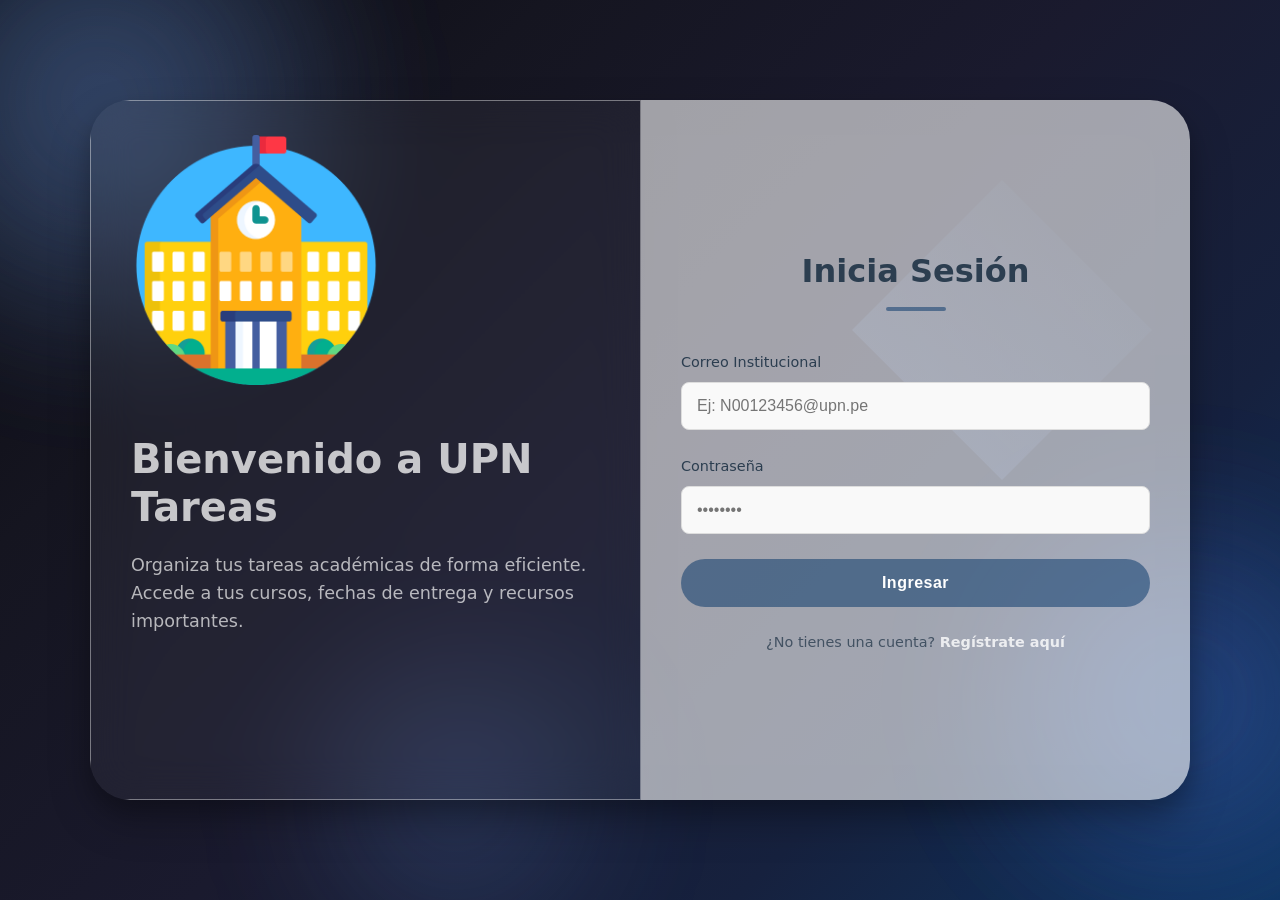
<file: html/index.html>
<!DOCTYPE html>
<html lang="es">
<!-- Aquí le estoy diciendo al navegador que esta página está escrita en español -->

<head>
  <meta charset="UTF-8" />
  <!-- Esto asegura que el navegador pueda mostrar correctamente acentos y caracteres especiales -->

  <meta name="viewport" content="width=device-width, initial-scale=1.0" />
  <!-- Esto hace que la página se vea bien en celulares ajustando el zoom y el tamaño -->

  <title>Inicio de Sesión - UPN</title>
  <!-- El título que va a aparecer en la pestaña del navegador -->

  <link rel="stylesheet" href="../css/login.css" />
  <!-- Aquí estoy conectando el archivo CSS que maneja el estilo del formulario de login -->

  <link rel="stylesheet" href="../css/fondo.css" />
  <!-- Este otro CSS controla la animación de fondo y los efectos visuales -->
</head>

<body>
  <!-- Todo lo que el usuario ve en pantalla va dentro del body -->

  <div class="hero-bg-animation">
    <!-- Este contenedor maneja toda la animación visual del fondo -->

    <div class="floating-shape shape-1"></div>
    <div class="floating-shape shape-2"></div>
    <!-- Estas son figuras que flotan en el fondo, son solo para decoración -->

    <div class="geo-shape geo-1"></div>
    <!-- Otra figura decorativa -->

    <div class="particles">
      <!-- Aquí estoy poniendo varias partículas que se mueven en el fondo -->

      <span class="particle"></span>
      <span class="particle"></span>
      <span class="particle"></span>
      <span class="particle"></span>
      <span class="particle"></span>
      <span class="particle"></span>
      <span class="particle"></span>
      <span class="particle"></span>
      <!-- Cada "particle" es un puntito animado que flota -->
    </div>

    <div class="hero-bg-animation">
      <!-- Parece que se duplicó esta capa de animación, sirve para dar más efectos visuales -->

      <div class="floating-shape shape-1"></div>
      <div class="floating-shape shape-2"></div>
      <div class="floating-shape shape-3"></div>
      <!-- Más figuras flotantes como decoración -->

      <div class="geo-shape geo-1"></div>
      <div class="particles">
        <!-- Esta capa está vacía pero sirve para la animación -->
      </div>
    </div>
  </div>

  <div id="login-container">
    <!-- Este contenedor es donde realmente está el formulario de login -->

    <div class="split-login-container">
      <!-- Divido la pantalla en dos secciones: izquierda e derecha -->

      <div class="left-panel">
        <!-- Esta es la parte izquierda, más visual e informativa -->

        <img src="../logo.png" alt="Logo UPN" class="logo-large" />
        <!-- Muestro el logo de la universidad -->

        <h2>Bienvenido a UPN Tareas</h2>
        <!-- Un texto de bienvenida -->

        <p>
          Organiza tus tareas académicas de forma eficiente. Accede a tus
          cursos, fechas de entrega y recursos importantes.
        </p>
        <!-- Un pequeño texto explicando para qué sirve la plataforma -->
      </div>

      <div class="right-panel">
        <!-- Esta es la parte derecha donde está el formulario -->

        <h3 id="form-title">Inicia Sesión</h3>
        <!-- Título del formulario, este texto puede cambiar si pasas a modo registro -->

        <form id="auth-form" autocomplete="off">
          <!-- Este es el formulario; autocomplete "off" evita que el navegador sugiera datos guardados -->

          <div class="input-group register-field" style="display: none;">
            <!-- Este campo solo aparece cuando el usuario decide registrarse -->

            <label for="nombre">Nombre</label>
            <!-- Etiqueta del input -->

            <input type="text" id="nombre" placeholder="Ej: Ana" autocomplete="off" />
            <!-- Campo donde el usuario escribe su nombre -->
          </div>

          <div class="input-group register-field" style="display: none;">
            <!-- Igual que arriba, este solo aparece para registro -->

            <label for="apellido">Apellido</label>
            <!-- Texto que indica qué debe escribir el usuario -->

            <input type="text" id="apellido" placeholder="Ej: García" autocomplete="off" />
            <!-- Input para el apellido -->
          </div>

          <div class="input-group">
            <!-- Un grupo de entrada normal que sí siempre aparece -->

            <label for="username">Correo Institucional</label>
            <!-- Aquí le digo al usuario qué campo debe escribir -->

            <input type="text" id="username" placeholder="Ej: N00123456@upn.pe" required autocomplete="off" />
            <!-- Input del usuario, el 'required' obliga a escribirlo antes de enviar -->
          </div>

          <div class="input-group">
            <!-- Grupo para la contraseña -->

            <label for="password">Contraseña</label>
            <!-- Etiqueta del input -->

            <input type="password" id="password" placeholder="••••••••" required autocomplete="new-password" />
            <!-- Campo de contraseña, oculta los caracteres y también es obligatorio -->
          </div>

          <button type"submit" class="btn btn-primary" id="submit-button">
            <!-- Este botón envía el formulario, aunque hay un error aquí: falta el signo '=' después de "type" -->

            Ingresar
            <!-- Texto del botón -->
          </button>
        </form>

        <p class="toggle-link">
          <!-- Aquí muestro un texto que permite cambiar entre "Iniciar sesión" y "Registrarse" -->

          ¿No tienes una cuenta? <a href="#" id="toggle-auth-link">Regístrate aquí</a>
          <!-- Este enlace cambia el formulario al modo registro -->
        </p>
      </div>

    </div>
  </div>

  <script src="../js/login.js"></script>
  <!-- Aquí conecto el archivo JavaScript que maneja la lógica del login, registro, validaciones, etc. -->
</body>

</html>
</file>
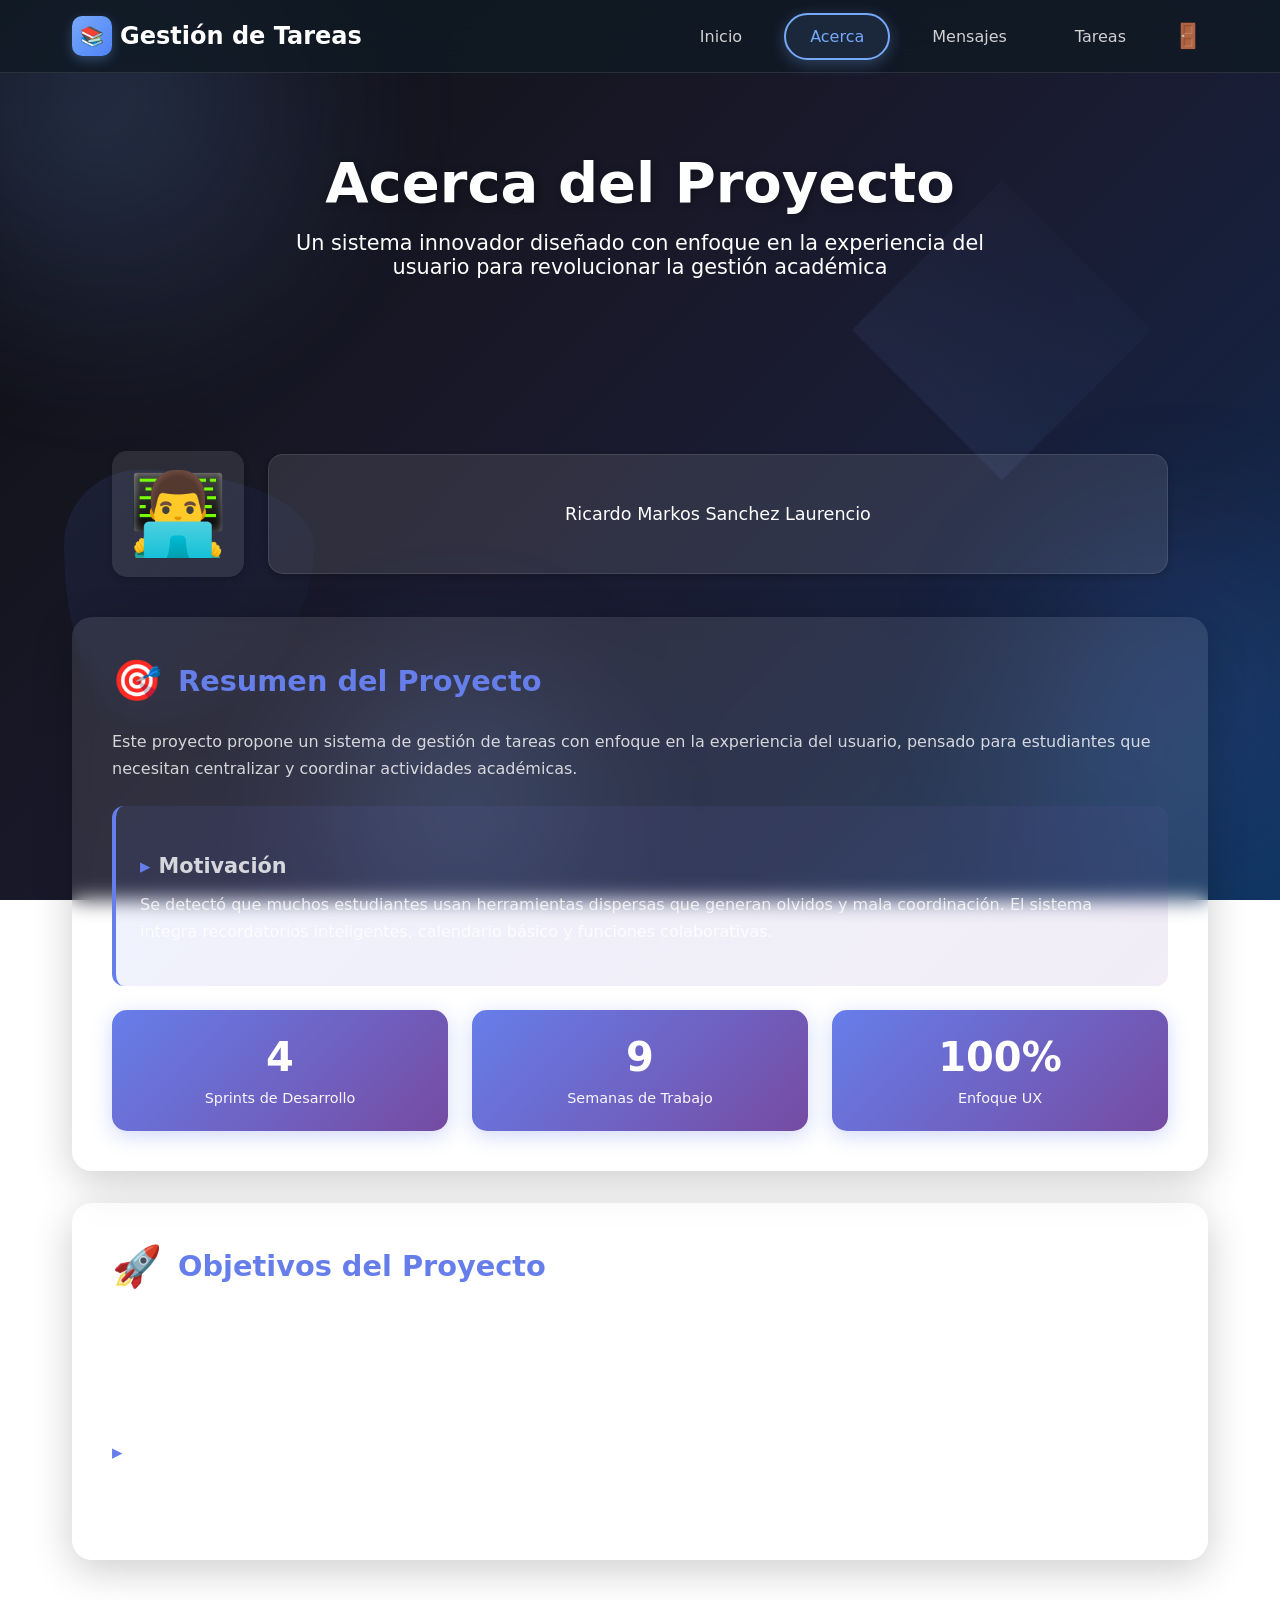
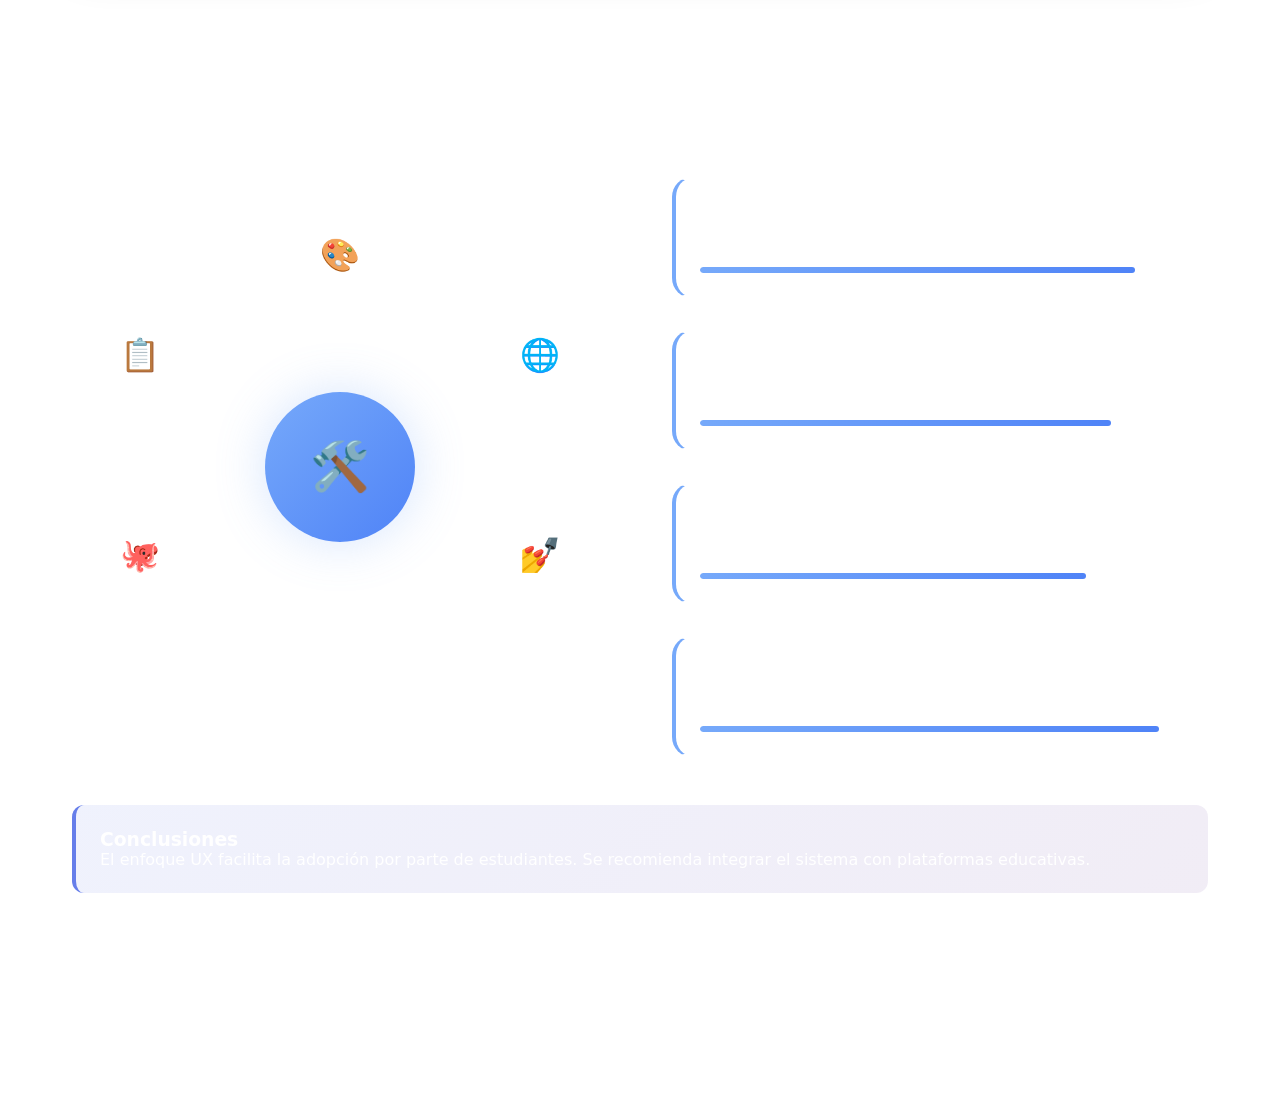
<file: html/acerca.html>
<!DOCTYPE html>
<html lang="es">

<head>
  <meta charset="utf-8" />
  <meta name="viewport" content="width=device-width,initial-scale=1" />
  <title>Gestión de Tareas</title>
  <link rel="stylesheet" href="../css/acerca.css" />
  <link rel="stylesheet" href="../css/fondo.css" />
</head>

<body>
  <!-- esta seccion crea todas las figuras decorativas del fondo animado -->
  <div class="hero-bg-animation">
    <div class="floating-shape shape-1"></div>
    <div class="floating-shape shape-2"></div>
    <div class="floating-shape shape-3"></div>

    <div class="geo-shape geo-1"></div>
    <div class="geo-shape geo-2"></div>

    <!-- aqui se generan muchas particulas para el efecto de fondo -->
    <div class="particles">
      <span class="particle"></span>
      <span class="particle"></span>
      <span class="particle"></span>
      <span class="particle"></span>
      <span class="particle"></span>
      <span class="particle"></span>
      <span class="particle"></span>
      <span class="particle"></span>
      <span class="particle"></span>
      <span class="particle"></span>
    </div>
  </div>

  <!-- barra de navegacion principal -->
  <nav id="navbar">
    <div class="nav-container">

      <!-- logo del sistema que lleva al inicio -->
      <a href="inicio.html" class="logo">
        <div class="logo-icon">📚</div>
        <div class="logo-text">Gestión de Tareas</div>
      </a>

      <!-- enlaces de navegacion de escritorio -->
      <ul class="nav-links">
        <li><a href="inicio.html">Inicio</a></li>
        <li><a href="acerca.html" class="active">Acerca</a></li>
        <li><a href="mensajes.html">Mensajes</a></li>
        <li><a href="tareas.html">Tareas</a></li>
        <!-- boton para cerrar sesion -->
        <button id="logout-button" title="Cerrar Sesión"></button>
      </ul>

      <!-- boton hamburguesa para abrir menu en celulares -->
      <div class="mobile-menu-btn" id="mobileMenuBtn">
        <span></span>
        <span></span>
        <span></span>
      </div>
    </div>

    <!-- menu movil que se despliega en pantallas pequeñas -->
    <div class="mobile-nav" id="mobileNav">
      <ul>
        <li><a href="inicio.html">Inicio</a></li>
        <li><a href="acerca.html">Acerca</a></li>
        <li><a href="mensajes.html">Mensajes</a></li>
        <li><a href="tareas.html">Tareas</a></li>
        <!-- boton de cerrar sesion para version movil -->
        <li><button class="mobile-logout" onclick="window.location.href='#'">Cerrar Sesión 🚪</button></li>
      </ul>
    </div>
  </nav>

  <!-- seccion principal superior con titulo y descripcion -->
  <div class="hero">
    <h1>Acerca del Proyecto</h1>
    <p>
      Un sistema innovador diseñado con enfoque en la experiencia del usuario
      para revolucionar la gestión académica
    </p>
  </div>

  <div class="container">

    <div class="team-info">

      <!-- lista de integrantes del equipo del proyecto -->
      <div class="team-members">

        <!-- cada bloque representa un integrante -->
        <div class="team-member">
          <div class="foto">👨‍💻</div>
          <div class="card-inner">
            <div class="card-front">Ricardo Markos Sanchez Laurencio</div>
            <div class="card-back">
              <p><strong>Rol:</strong> Desarrolador</p>
              <p><strong>Email:</strong> r2volk@gmail.com</p>
            </div>
          </div>
        </div>
      </div>
    </div>

    <div class="content-grid">

      <!-- tarjeta que muestra el resumen del proyecto -->
      <div class="card">
        <div class="card-header">
          <span class="card-icon">🎯</span>
          <h2>Resumen del Proyecto</h2>
        </div>

        <p>
          Este proyecto propone un sistema de gestión de tareas con enfoque en
          la experiencia del usuario, pensado para estudiantes que necesitan
          centralizar y coordinar actividades académicas.
        </p>

        <!-- caja que explica la motivacion del proyecto -->
        <div class="caja-motivacion">
          <h3>Motivación</h3>
          <p>
            Se detectó que muchos estudiantes usan herramientas dispersas que
            generan olvidos y mala coordinación. El sistema integra
            recordatorios inteligentes, calendario básico y funciones
            colaborativas.
          </p>
        </div>

        <!-- seccion con estadisticas del proceso de desarrollo -->
        <div class="caja-estadisticas">
          <div class="stat-box">
            <span class="stat-number">4</span>
            <span class="stat-label">Sprints de Desarrollo</span>
          </div>
          <div class="stat-box">
            <span class="stat-number">9</span>
            <span class="stat-label">Semanas de Trabajo</span>
          </div>
          <div class="stat-box">
            <span class="stat-number">100%</span>
            <span class="stat-label">Enfoque UX</span>
          </div>
        </div>
      </div>

      <!-- tarjeta que muestra los objetivos y el MVP -->
      <div class="card">
        <div class="card-header">
          <span class="card-icon">🚀</span>
          <h2>Objetivos del Proyecto</h2>
        </div>

        <ul>
          <li>Diseñar y validar un prototipo centrado en UX</li>
          <li>Implementar un MVP para crear y gestionar tareas</li>
          <li>Evaluar usabilidad con pruebas reales</li>
        </ul>

        <h3>MVP Implementado</h3>
        <p>
          Creación/edición/eliminación de tareas, asignación a miembros,
          filtros por curso/estado y recordatorios simulados (localStorage).
        </p>
      </div>

      <!-- seccion donde se muestran todas las herramientas utilizadas -->
      <div class="herramientas-usadas">

        <div class="section-header-skills">
          <h2>Herramientas Utilizadas</h2>
          <p>Combinando excelencia técnica con visión creativa</p>
        </div>

        <div class="skills-container">
          <div class="skills-wrapper">

            <!-- circulo visual con iconos de herramientas -->
            <div class="skills-visual">
              <div class="skills-circle">

                <div class="skill-node">
                  <div class="skill-icon">🎨</div>
                  <div class="skill-name">Figma</div>
                </div>

                <div class="skill-node">
                  <div class="skill-icon">🌐</div>
                  <div class="skill-name">HTML</div>
                </div>

                <div class="skill-node">
                  <div class="skill-icon">💅</div>
                  <div class="skill-name">CSS</div>
                </div>

                <div class="skill-node">
                  <div class="skill-icon">⚡</div>
                  <div class="skill-name">JS</div>
                </div>

                <div class="skill-node">
                  <div class="skill-icon">🐙</div>
                  <div class="skill-name">GitHub</div>
                </div>

                <div class="skill-node">
                  <div class="skill-icon">📋</div>
                  <div class="skill-name">Trello</div>
                </div>

                <div class="skills-center">🛠️</div>
              </div>
            </div>

            <!-- lista textual explicando cada habilidad -->
            <div class="skills-list">

              <div class="skill-item">
                <h4>Diseño UI/UX (Figma)</h4>
                <p>Prototipado de alta fidelidad y diseño centrado en el usuario.</p>
                <div class="skill-progress">
                  <div class="skill-progress-bar" style="width: 90%"></div>
                </div>
              </div>

              <div class="skill-item">
                <h4>Desarrollo Frontend</h4>
                <p>HTML5, CSS3 moderno y JavaScript interactivo.</p>
                <div class="skill-progress">
                  <div class="skill-progress-bar" style="width: 85%"></div>
                </div>
              </div>

              <div class="skill-item">
                <h4>Gestión de Versiones (GitHub)</h4>
                <p>Control de cambios y trabajo colaborativo en equipo.</p>
                <div class="skill-progress">
                  <div class="skill-progress-bar" style="width: 80%"></div>
                </div>
              </div>

              <div class="skill-item">
                <h4>Gestión Ágil (Trello)</h4>
                <p>Organización de sprints y seguimiento de tareas.</p>
                <div class="skill-progress">
                  <div class="skill-progress-bar" style="width: 95%"></div>
                </div>
              </div>

            </div>
          </div>
        </div>

        <!-- conclusiones finales -->
        <div class="caja-motivacion" style="margin-top: 3rem;">
          <h3>Conclusiones</h3>
          <p>
            El enfoque UX facilita la adopción por parte de estudiantes. Se recomienda integrar el sistema con
            plataformas educativas.
          </p>
        </div>
      </div>

    </div>
  </div>

  <!-- pie de pagina con informacion del proyecto -->
  <footer>
    <small>&copy; 2025 - Informe del proyecto | Sistema de Gestión de
      Tareas</small>
  </footer>

  <!-- scripts que controlan navegacion y cierre de sesion -->
  <script src="../js/navegacion.js"></script>
  <script src="../js/cerrarSesion.js"></script>

  <script>
    // este codigo hace que cuando el usuario haga click en un enlace interno, el desplazamiento sea suave
    document.querySelectorAll('a[href^="#"]').forEach((anchor) => {
      anchor.addEventListener("click", function (e) {
        e.preventDefault();
        const target = document.querySelector(this.getAttribute("href"));
        if (target) {
          target.scrollIntoView({ behavior: "smooth" });
        }
      });
    });

    // este evento aplica un efecto parallax al titulo superior mientras el usuario hace scroll
    window.addEventListener("scroll", () => {
      const hero = document.querySelector(".hero");
      const scrolled = window.pageYOffset;
      hero.style.transform = `translateY(${scrolled * 0.3}px)`;
      hero.style.opacity = 1 - scrolled * 0.002;
    });
  </script>

</body>

</html>
</file>
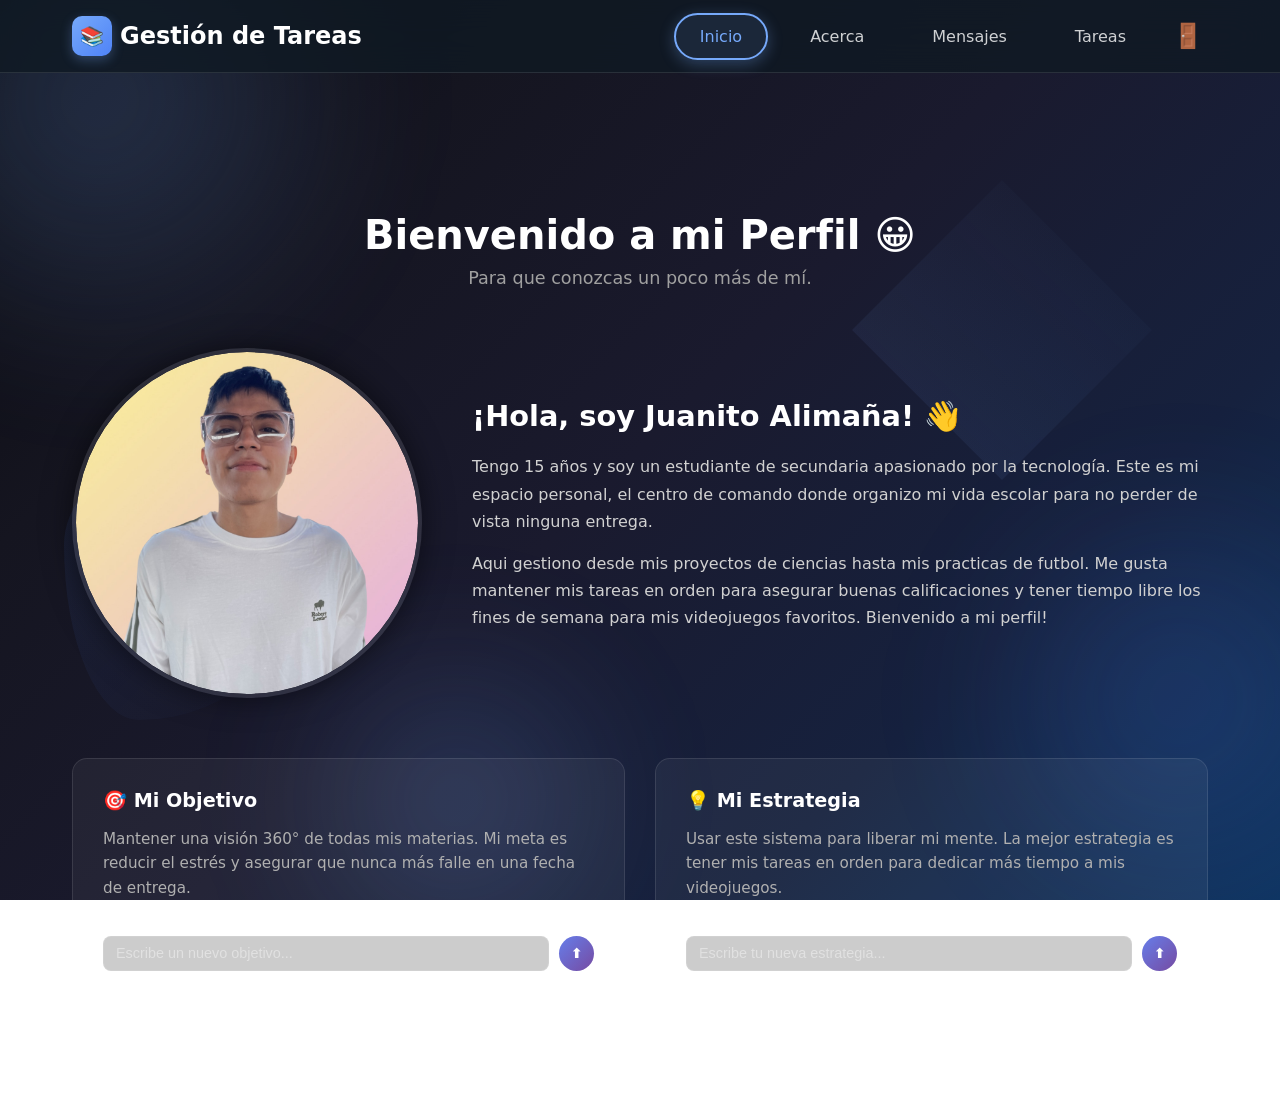
<file: html/inicio.html>
<!DOCTYPE html>
<html lang="es">

<head>
  <meta charset="UTF-8" />
  <meta name="viewport" content="width=device-width, initial-scale=1.0" />
  <title>Gestión de Tareas</title>
  <!-- Aqui conectamos el archivo CSS que da estilo a la pagina -->
  <link rel="stylesheet" href="../css/inicio.css" />
  <link rel="stylesheet" href="../css/fondo.css" />
</head>

<body>
  <!-- Esta seccion crea el fondo animado con figuras flotando -->
  <div class="hero-bg-animation">
    <div class="floating-shape shape-1"></div>
    <div class="floating-shape shape-2"></div>
    <div class="floating-shape shape-3"></div>

    <div class="geo-shape geo-1"></div>
    <div class="geo-shape geo-2"></div>

    <!-- Estas son particulas pequeñas que se mueven en el fondo -->
    <div class="particles">
      <span class="particle"></span>
      <span class="particle"></span>
      <span class="particle"></span>
      <span class="particle"></span>
      <span class="particle"></span>
      <span class="particle"></span>
      <span class="particle"></span>
      <span class="particle"></span>
      <span class="particle"></span>
      <span class="particle"></span>
    </div>
  </div>

  <!-- Aqui empieza la barra de navegacion superior -->
  <nav id="navbar">
    <div class="nav-container">

      <!-- Logo de la pagina -->
      <a href="inicio.html" class="logo">
        <div class="logo-icon">📚</div>
        <div class="logo-text">Gestión de Tareas</div>
      </a>

      <!-- Enlaces principales de navegacion -->
      <ul class="nav-links">
        <li><a href="inicio.html" class="active">Inicio</a></li>
        <li><a href="acerca.html">Acerca</a></li>
        <li><a href="mensajes.html">Mensajes</a></li>
        <li><a href="tareas.html">Tareas</a></li>

        <!-- Boton para cerrar sesion -->
        <button id="logout-button" title="Cerrar Sesión"></button>
      </ul>

      <!-- Boton que aparece en moviles para abrir menu -->
      <div class="mobile-menu-btn" id="mobileMenuBtn">
        <span></span>
        <span></span>
        <span></span>
      </div>
    </div>

    <!-- Menu que aparece en pantallas pequeñas -->
    <div class="mobile-nav" id="mobileNav">
      <ul>
        <li><a href="inicio.html">Inicio</a></li>
        <li><a href="acerca.html">Acerca</a></li>
        <li><a href="mensajes.html">mensajes</a></li>
        <li><a href="tareas.html">Tareas</a></li>

        <!-- Boton de cerrar sesion en modo movil -->
        <li><button class="mobile-logout" onclick="window.location.href='#'">Cerrar Sesión 🚪</button></li>
      </ul>
    </div>
  </nav>

  <!-- Seccion de bienvenida del perfil del usuario -->
  <section id="about" class="fade-in">
    <div class="container">
      <div class="section-header">

        <!-- Titulo principal -->
        <h2 class="section-title">Bienvenido a mi Perfil 😀</h2>

        <!-- Texto pequeño debajo del titulo -->
        <p class="section-subtitle">Para que conozcas un poco más de mí.</p>
      </div>

      <!-- Contenedor principal de la informacion del perfil -->
      <div class="about-content">
        <div class="about-intro">

          <!-- Contenedor de la imagen del usuario -->
          <div class="about-image-wrapper">
            <img src="../foto.png" alt="Foto de Perfil" class="profile-pic">
          </div>

          <!-- Texto de presentacion -->
          <div class="about-text">
            <h3 id="saludo-perfil">¡Hola, soy Juanito Alimaña! 👋</h3>

            <p>
              Tengo 15 años y soy un estudiante de secundaria apasionado por la tecnología. Este es mi espacio personal,
              el centro de comando donde organizo mi vida escolar para no perder de vista ninguna entrega.
            </p>

            <p>
              Aqui gestiono desde mis proyectos de ciencias hasta mis practicas de futbol. Me gusta mantener mis tareas
              en orden para asegurar buenas calificaciones y tener tiempo libre los fines de semana para mis videojuegos
              favoritos. Bienvenido a mi perfil!
            </p>
          </div>
        </div>

        <!-- Tarjetas con informacion editable del usuario -->
        <div class="about-cards">

          <!-- Tarjeta del objetivo del usuario -->
          <div class="about-card">
            <h4>🎯 Mi Objetivo</h4>

            <!-- Texto que se puede modificar con el boton de abajo -->
            <p id="text-objetivo">Mantener una visión 360° de todas mis materias. Mi meta es reducir el estrés y
              asegurar que nunca más falle en una fecha de entrega.</p>

            <!-- Parte que permite editar el objetivo -->
            <div class="edit-container">
              <input type="text" id="input-objetivo" class="edit-input" placeholder="Escribe un nuevo objetivo...">
              <button class="edit-btn" onclick="actualizarTexto('input-objetivo', 'text-objetivo')">
                ⬆
              </button>
            </div>
          </div>

          <!-- Tarjeta de estrategia -->
          <div class="about-card">
            <h4>💡 Mi Estrategia</h4>

            <!-- Texto editable -->
            <p id="text-estrategia">Usar este sistema para liberar mi mente. La mejor estrategia es tener mis tareas en
              orden para dedicar más tiempo a mis videojuegos.</p>

            <!-- Input para editar la estrategia -->
            <div class="edit-container">
              <input type="text" id="input-estrategia" class="edit-input" placeholder="Escribe tu nueva estrategia...">
              <button class="edit-btn" onclick="actualizarTexto('input-estrategia', 'text-estrategia')">
                ⬆
              </button>
            </div>
          </div>
        </div>

      </div>
    </div>
  </section>

  <!-- Archivos JavaScript que hacen funcionar la navegacion y el cierre de sesion -->
  <script src="../js/navegacion.js"></script>
  <script src="../js/inicio.js"></script>
  <script src="../js/cerrarSesion.js"></script>

</body>

</html>
</file>
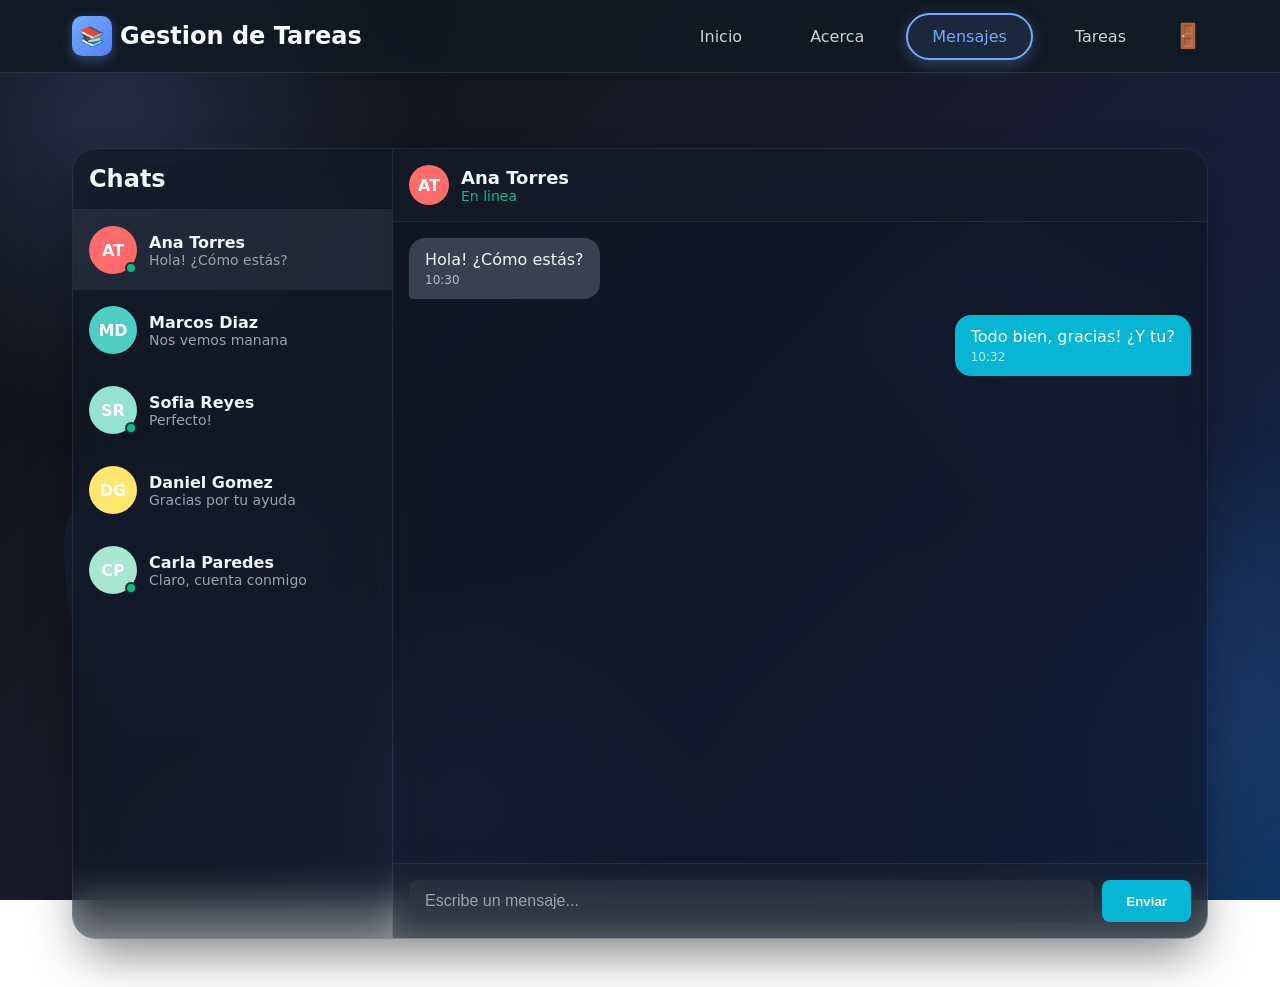
<file: html/mensajes.html>
<!DOCTYPE html>
<html lang="es">

<head>
  <!-- Aqui le digo al navegador que tipo de documento es -->
  <meta charset="UTF-8" />
  <!-- Esto hace que la pagina se vea bien en telefonos -->
  <meta name="viewport" content="width=device-width, initial-scale=1.0" />
  <!-- Titulo que aparece en la pestaña -->
  <title>Gestion de Tareas</title>
  <!-- Aqui estoy trayendo los estilos del chat -->
  <link rel="stylesheet" href="../css/mensajes.css" />
  <!-- Y aqui los estilos del fondo animado -->
  <link rel="stylesheet" href="../css/fondo.css" />
</head>

<body>
  <!-- Esta parte es toda la animacion del fondo que flota y se mueve -->
  <div class="hero-bg-animation">
    <div class="floating-shape shape-1"></div>
    <div class="floating-shape shape-2"></div>
    <div class="floating-shape shape-3"></div>

    <div class="geo-shape geo-1"></div>
    <div class="geo-shape geo-2"></div>
    <div class="particles">
      <!-- Estas bolitas son como particulas flotando -->
      <span class="particle"></span>
      <span class="particle"></span>
      <span class="particle"></span>
      <span class="particle"></span>
      <span class="particle"></span>
      <span class="particle"></span>
      <span class="particle"></span>
      <span class="particle"></span>
      <span class="particle"></span>
      <span class="particle"></span>
    </div>
  </div>

  <!-- Esta es la barra de navegacion de arriba -->
  <nav id="navbar">
    <div class="nav-container">
      <!-- Logo que te lleva a inicio -->
      <a href="inicio.html" class="logo">
        <div class="logo-icon">📚</div>
        <div class="logo-text">Gestion de Tareas</div>
      </a>

      <!-- Enlaces de navegacion -->
      <ul class="nav-links">
        <li><a href="inicio.html">Inicio</a></li>
        <li><a href="acerca.html">Acerca</a></li>
        <li><a href="mensajes.html" class="active">Mensajes</a></li>
        <li><a href="tareas.html">Tareas</a></li>
        <!-- Boton de cerrar sesion (el icono lo carga el css) -->
        <button id="logout-button" title="Cerrar Sesion"></button>
      </ul>

      <!-- Boton del menu para moviles -->
      <div class="mobile-menu-btn" id="mobileMenuBtn">
        <span></span>
        <span></span>
        <span></span>
      </div>
    </div>

    <!-- Menu que aparece cuando estas en telefono -->
    <div class="mobile-nav" id="mobileNav">
      <ul>
        <li><a href="inicio.html">Inicio</a></li>
        <li><a href="acerca.html">Acerca</a></li>
        <li><a href="mensajes.html">Mensajes</a></li>
        <li><a href="tareas.html">Tareas</a></li>
        <li><button class="mobile-logout" onclick="window.location.href='#'">Cerrar Sesion 🚪</button></li>
      </ul>
    </div>
  </nav>

  <!-- Contenedor principal donde va el chat -->
  <div class="container">
    <div class="chat-window">
      <!-- Panel izquierdo, donde estan los chats/conversaciones -->
      <div class="contacts-panel" id="contactsPanel">
        <div class="contacts-header">
          <h1>Chats</h1>
        </div>
        <!-- Aqui se llenaran los contactos con JS -->
        <div class="contacts-list" id="contactsList"></div>
      </div>

      <!-- Panel derecho, la conversacion actual -->
      <div class="conversation-panel" id="conversationPanel">

        <!-- Parte de arriba, donde sale el nombre del contacto y su estado -->
        <div class="conversation-header" id="conversationHeader">

          <!-- Boton para volver atras en celulares -->
          <button class="back-button" id="backButton">
            <!-- Flechita dibujada con SVG -->
            <svg xmlns="http://www.w3.org/2000/svg" width="24" height="24" viewBox="0 0 24 24" fill="none"
              stroke="currentColor" stroke-width="2" stroke-linecap="round" stroke-linejoin="round">
              <path d="M15 18l-6-6 6-6" />
            </svg>
          </button>

          <!-- Foto o iniciales del contacto -->
          <div class="contact-avatar" id="headerAvatar"></div>

          <!-- Aqui se pone el nombre y el estado tipo "en linea" -->
          <div class="contact-info">
            <h2 id="headerName"></h2>
            <p id="headerStatus"></p>
          </div>
        </div>

        <!-- Aqui van apareciendo los mensajes del chat -->
        <div class="messages-area" id="messagesArea"></div>

        <!-- Parte de abajo donde escribes el mensaje -->
        <div class="message-input-container">
          <!-- Caja donde escribo lo que voy a mandar -->
          <input type="text" id="messageInput" placeholder="Escribe un mensaje..." autocomplete="off" />
          <!-- Boton de enviar -->
          <button id="sendButton">Enviar</button>
        </div>

      </div>
    </div>
  </div>

  <!-- Scripts: primero la navegacion, luego el chat, luego cerrar sesion -->
  <script src="../js/navegacion.js"></script>
  <script src="../js/mensajes.js"></script>
  <script src="../js/cerrarSesion.js"></script>
</body>

</html>
</file>
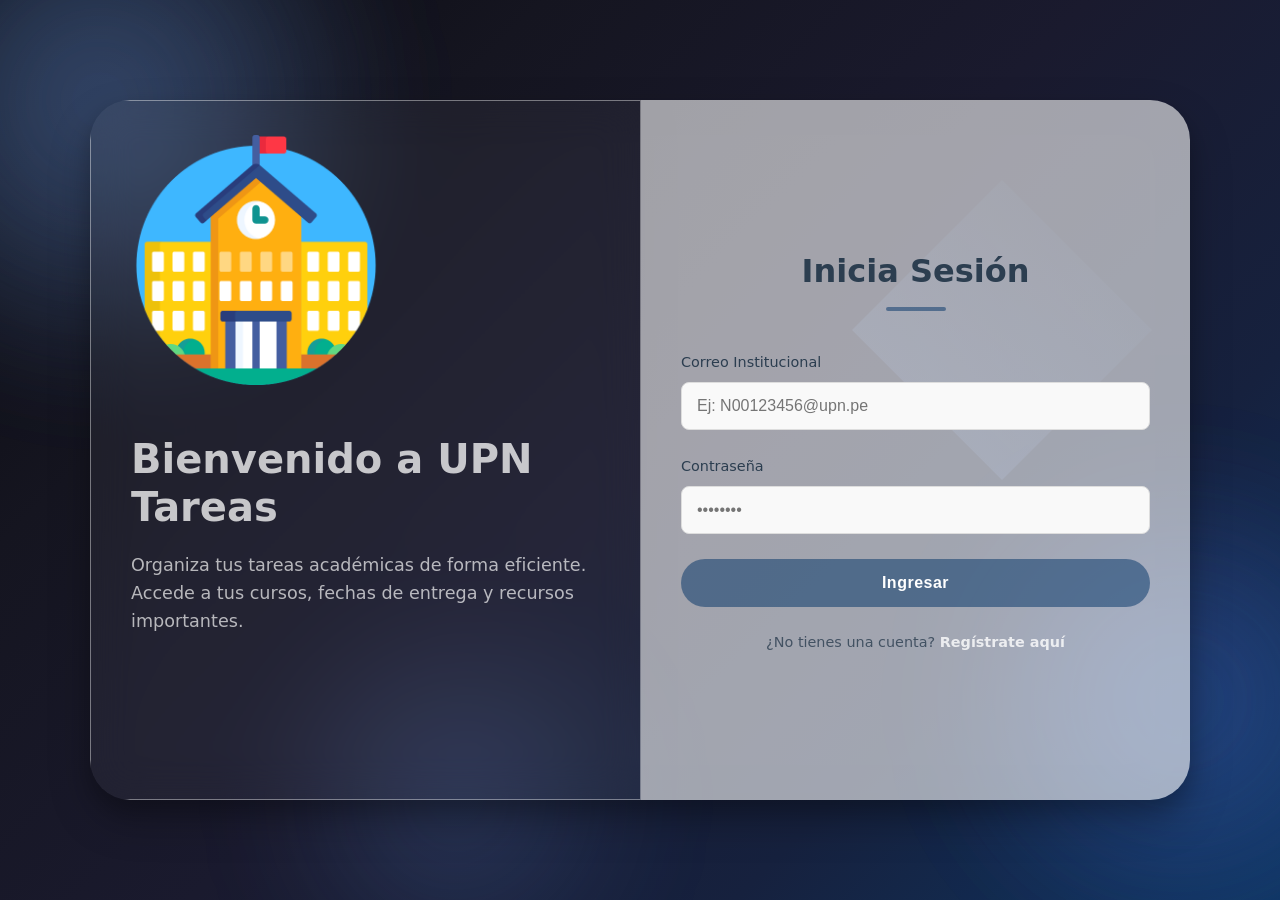
<file: html/tareas.html>
<!DOCTYPE html>
<html lang="es">

<head>
    <meta charset="UTF-8" />
    <meta name="viewport" content="width=device-width, initial-scale=1.0" />
    <title>Gestión de Tareas</title>

    <!-- CSS principal para la página de tareas -->
    <link rel="stylesheet" href="../css/tareas.css" />

    <!-- Fondo animado compartido por varias páginas -->
    <link rel="stylesheet" href="../css/fondo.css" />
</head>

<body>
    <!-- Contenedor del fondo animado (formas flotantes, partículas, etc.) -->
    <div class="hero-bg-animation">
        <div class="floating-shape shape-1"></div>
        <div class="floating-shape shape-2"></div>
        <div class="floating-shape shape-3"></div>

        <div class="geo-shape geo-1"></div>
        <div class="geo-shape geo-2"></div>

        <!-- Partículas animadas -->
        <div class="particles">
            <span class="particle"></span>
            <span class="particle"></span>
            <span class="particle"></span>
            <span class="particle"></span>
            <span class="particle"></span>
            <span class="particle"></span>
            <span class="particle"></span>
            <span class="particle"></span>
            <span class="particle"></span>
            <span class="particle"></span>
        </div>
    </div>

    <!-- Barra de navegación superior -->
    <nav id="navbar">
        <div class="nav-container">

            <!-- Logo y enlace al inicio -->
            <a href="tareas.html" class="logo">
                <div class="logo-icon">📚</div>
                <div class="logo-text">Gestión de Tareas</div>
            </a>

            <!-- Enlaces del menú principal -->
            <ul class="nav-links">
                <li><a href="inicio.html">Inicio</a></li>
                <li><a href="acerca.html">Acerca</a></li>
                <li><a href="mensajes.html">Mensajes</a></li>
                <li><a href="tareas.html" class="active">Tareas</a></li>

                <!-- Botón de cerrar sesión -->
                <button id="logout-button" title="Cerrar Sesión"></button>
            </ul>

            <!-- Botón hamburguesa (solo visible en móvil) -->
            <div class="mobile-menu-btn" id="mobileMenuBtn">
                <span></span>
                <span></span>
                <span></span>
            </div>
        </div>

        <!-- Menú desplegable en móvil -->
        <div class="mobile-nav" id="mobileNav">
            <ul>
                <li><a href="inicio.html">Inicio</a></li>
                <li><a href="acerca.html">Acerca</a></li>
                <li><a href="mensajes.html">Mensajes</a></li>
                <li><a href="tareas.html">Tareas</a></li>
                <!-- Botón de cerrar sesión en móvil -->
                <li><button class="mobile-logout" onclick="window.location.href='#'">Cerrar Sesión 🚪</button></li>
            </ul>
        </div>
    </nav>

    <!-- Contenedor principal de toda la página -->
    <div class="container">

        <!-- Encabezado del dashboard del usuario -->
        <header>
            <h1 id="mensajito">📚 Bienvenido</h1>

            <!-- Datos del usuario -->
            <div class="user-info">
                <div>
                    <div id="user-info-name" style="font-weight: 600; color: rgba(255, 255, 255, 0.5)">
                        Estudiante
                    </div>
                    <div style="font-size: 13px; color: rgba(255, 255, 255, 0.5)">
                        Ingeniería de Sistemas
                    </div>
                </div>

                <!-- Avatar con iniciales -->
                <div id="user-avatar-initials" class="user-avatar">ES</div>
            </div>
        </header>

        <!-- Sección del dashboard -->
        <div class="dashboard">

            <!-- Tarjeta de estadísticas -->
            <div class="stats-card">
                <h2>Estadísticas</h2>

                <!-- Cuadrícula con 4 estadísticas -->
                <div class="stats-grid">

                    <!-- Total de tareas -->
                    <div class="stat-item">
                        <span class="stat-number" id="totalTasks">0</span>
                        <span class="stat-label">Total Tareas</span>
                    </div>

                    <!-- Tareas completadas -->
                    <div class="stat-item">
                        <span class="stat-number" id="completedTasks">0</span>
                        <span class="stat-label">Completadas</span>
                    </div>

                    <!-- Tareas pendientes -->
                    <div class="stat-item">
                        <span class="stat-number" id="pendingTasks">0</span>
                        <span class="stat-label">Pendientes</span>
                    </div>

                    <!-- Tareas programadas para hoy -->
                    <div class="stat-item">
                        <span class="stat-number" id="todayTasks">0</span>
                        <span class="stat-label">Hoy</span>
                    </div>
                </div>
            </div>

            <!-- Tarjeta con todas las tareas -->
            <div class="tasks-card" id="tareas">

                <!-- Header de la tarjeta de tareas -->
                <div class="card-header">
                    <h2>Mis Tareas Académicas</h2>
                    <button class="btn-crearTarea" onclick="openModal()">
                        + Crear Tarea
                    </button>
                </div>

                <!-- Input para buscar tareas -->
                <div class="search-box">
                    <input type="text" id="searchInput"
                        placeholder="🔍 Buscar tareas por título, curso o descripción..." onkeyup="filterTasks()" />
                </div>

                <!-- Botones para filtrar tareas -->
                <div class="filters">
                    <button class="filter-btn active" onclick="filterByStatus('all')">
                        Todas
                    </button>
                    <button class="filter-btn" onclick="filterByStatus('pending')">
                        Pendientes
                    </button>
                    <button class="filter-btn" onclick="filterByStatus('completed')">
                        Completadas
                    </button>
                    <button class="filter-btn" onclick="filterByPriority('high')">
                        Alta Prioridad
                    </button>
                </div>

                <!-- Aquí se renderizan dinámicamente las tareas -->
                <div id="tasksList"></div>
            </div>
        </div>
    </div>

    <!-- Modal para crear o editar una tarea -->
    <div id="taskModal" class="modal">
        <div class="modal-content">

            <h2 id="modalTitle">Crear Nueva Tarea</h2>

            <!-- Formulario del modal -->
            <form id="taskForm">

                <div class="form-group">
                    <label for="taskTitle">Título de la tarea *</label>
                    <input type="text" id="taskTitle" required placeholder="Ej: Entrega de proyecto final" />
                </div>

                <div class="form-group">
                    <label for="taskDescription">Descripción</label>
                    <textarea id="taskDescription" placeholder="Describe los detalles de tu tarea..."></textarea>
                </div>

                <div class="form-group">
                    <label for="taskCourse">Curso *</label>
                    <input type="text" id="taskCourse" required placeholder="Ej: Interacción Humano-Computadora" />
                </div>

                <div class="form-group">
                    <label for="taskDate">Fecha de entrega *</label>
                    <input type="date" id="taskDate" required />
                </div>

                <div class="form-group">
                    <label for="taskPriority">Prioridad *</label>
                    <select id="taskPriority" required>
                        <option value="low">Baja</option>
                        <option value="medium" selected>Media</option>
                        <option value="high">Alta</option>
                    </select>
                </div>

                <!-- Botones del modal -->
                <div class="modal-buttons">
                    <button type="button" class="btn-cancelar" onclick="closeModal()">
                        Cancelar
                    </button>
                    <button type="submit" class="btn-guardarTarea">Guardar Tarea</button>
                </div>

            </form>
        </div>
    </div>

    <!-- Notificación flotante -->
    <div id="notification" class="notification">
        <span id="notificationText"></span>
    </div>

    <!-- Scripts principales -->
    <script src="../js/navegacion.js"></script>
    <script src="../js/tareas.js"></script>
    <script src="../js/cerrarSesion.js"></script>
</body>

</html>
</file>
<file: css/login.css>
/* --- Variables globales y reseteo ---
   Aqui defino colores, sombras y valores que usare en todo el sitio */
:root {
  --color-secundario: #ffffff;
  /* Blanco general */
  --color-texto-oscuro: #2c3e50;
  /* Gris oscuro para textos */
  --color-accent-line: #3498db;
  /* Linea decorativa azul */
  --sombra-card: 0 10px 30px rgba(255, 255, 255, 0.5);
  /* Sombra usada en tarjetas */
}

* {
  margin: 0;
  padding: 0;
  box-sizing: border-box;
}

/* Estilo general del body con un fondo degradado */
body {
  font-family: -apple-system, BlinkMacSystemFont, "Segoe UI", Roboto, sans-serif;
  color: var(--color-texto);
  line-height: 1.6;

  /* Fondo con degradado y efecto suave */
  background: radial-gradient(circle at 30% 50%,
      rgba(147, 197, 253, 0.9),
      rgba(59, 130, 246, 0.4),
      #e3f2fd 70%);
  background-attachment: fixed;

  min-height: 100vh;

  /* Centro el contenido vertical y horizontalmente */
  display: flex;
  align-items: center;
  justify-content: center;
}

.hidden {
  display: none !important;
  /* Clase para ocultar cosas */
}

/* --- Contenedor principal del login con dos columnas --- */
#login-container {
  display: flex;
  align-items: center;
  justify-content: center;
  min-height: 100vh;
  padding: 20px;
}

/* Caja grande dividida en panel izquierdo y derecho
   Aqui aplico sombras y un efecto 3D suave */
.split-login-container {
  display: flex;
  width: 100%;
  max-width: 1100px;
  height: 700px;
  border-radius: 40px;
  overflow: hidden;

  /* Sombras externas e internas para dar profundidad */
  box-shadow:
    0 20px 40px rgba(0, 0, 0, 0.25),
    0 10px 20px rgba(0, 0, 0, 0.15),
    inset 0 0 50px rgba(0, 0, 0, 0.05);

  transition: transform 0.3s ease, box-shadow 0.3s ease;
}

/* Animacion cuando el usuario pasa el mouse encima */
.split-login-container:hover {
  transform: translateY(-20px) rotateX(4deg) rotateY(4deg);
  box-shadow:
    0 30px 60px rgba(0, 0, 0, 0.15),
    0 15px 30px rgba(100, 150, 255, 0.5),
    inset 0 0 50px rgba(200, 200, 200, 0.5);
}

/* --- Panel izquierdo ---
   Aqui va el logo grande y el texto de bienvenida */
.left-panel {
  flex: 1;
  color: var(--color-texto-oscuro);

  display: flex;
  flex-direction: column;
  justify-content: center;
  align-items: flex-start;

  padding: 40px;
  text-align: left;

  backdrop-filter: blur(20px);
  /* Efecto de vidrio borroso */

  background: rgba(255, 255, 255, 0.05);
  box-shadow: 0 10px 40px rgba(0, 0, 0, 0.1);
  border: 1px solid rgba(255, 255, 255, 0.4);
}

.left-panel .logo-large {
  width: 250px;
  margin-top: -100px;
  margin-bottom: 50px;
}

/* Titulo grande del panel izquierdo */
.left-panel h2 {
  font-size: 2.5rem;
  margin-bottom: 20px;
  font-weight: 700;
  line-height: 1.2;
  color: rgba(255, 255, 255, 0.75);
}

.left-panel p {
  font-size: 1.1rem;
  margin-bottom: 30px;
  opacity: 0.9;
  color: rgba(255, 255, 255, 0.75);
}

/* --- Panel derecho ---
   Aqui va el formulario de login o registro */
.right-panel {
  flex: 1;
  background-color: rgba(255, 255, 255, 0.6);

  display: flex;
  flex-direction: column;
  justify-content: center;

  padding: 40px;
  text-align: center;
  position: relative;
}

/* Titulo del formulario */
.right-panel h3 {
  font-size: 2rem;
  color: var(--color-texto-oscuro);
  margin-bottom: 10px;
  position: relative;
}

/* Linea decorativa debajo del titulo */
.right-panel h3::after {
  content: "";
  display: block;
  width: 60px;
  height: 4px;
  background-color: rgba(0, 51, 102, 0.5);
  margin: 10px auto 30px auto;
  border-radius: 2px;
}

/* Espaciado entre los inputs */
.right-panel .input-group {
  margin-bottom: 25px;
  text-align: left;
}

/* Estilos de las etiquetas dentro del formulario */
.right-panel .input-group label {
  display: block;
  margin-bottom: 8px;
  font-weight: 500;
  font-size: 0.9rem;
  color: var(--color-texto-oscuro);
}

/* Campos de texto */
.right-panel .input-group input {
  width: 100%;
  padding: 14px 15px;
  border: 1px solid #ddd;
  border-radius: 8px;
  font-size: 1rem;
  background-color: #f9f9f9;
  transition: border-color 0.2s ease, box-shadow 0.2s ease;
}

/* Efecto cuando se hace focus en un input */
.right-panel .input-group input:focus {
  outline: none;
  border-color: var(--color-accent-line);
  box-shadow: 0 0 0 3px rgba(52, 152, 219, 0.2);
  background-color: white;
}

/* --- Botones del formulario --- */
.btn {
  padding: 12px 25px;
  font-size: 1rem;
  font-weight: 600;
  border: none;
  border-radius: 8px;
  cursor: pointer;
  transition: all 0.2s ease;
}

/* Boton principal con forma de pastilla */
.btn-primary {
  background-color: rgba(0, 51, 102, 0.5);
  color: var(--color-secundario);
  width: 100%;
  padding: 15px 25px;
  border-radius: 50px;
  font-weight: 700;
  letter-spacing: 0.5px;
}

.btn-primary:hover {
  transform: translateY(-3px);
  filter: brightness(1.05);
}

/* --- Version movil ---
   Aqui el diseño pasa de dos columnas a una sola */
@media (max-width: 768px) {
  .split-login-container {
    flex-direction: column;
    height: auto;
    max-width: 400px;
  }

  .left-panel {
    padding: 30px 20px;
    text-align: center;
    align-items: center;
  }

  .left-panel .logo-large {
    display: none; /* Esto hace que el logo desaparezca por completo en móviles */
  }
  /* --------------------------- */

  .left-panel h2 {
    font-size: 2rem;
    margin-top: 0; /* Quitamos margen extra para que el título suba un poco */
  }

  .left-panel p {
    font-size: 1rem;
    margin-bottom: 10px; /* Reducimos espacio para que no sea tan alto */
  }

  .right-panel {
    padding: 30px 20px;
  }

  .right-panel h3 {
    font-size: 1.8rem;
  }
}

/* Contenedor general de la app luego de iniciar sesion */
#app-container {
  display: flex;
  flex-direction: column;
  min-height: 100vh;
}

/* Encabezado de la app */
header {
  display: flex;
  justify-content: space-between;
  align-items: center;
  padding: 15px 30px;
  background: var(--color-secundario);
  box-shadow: 0 2px 5px rgba(0, 0, 0, 0.05);
  border-bottom: 1px solid #eee;
}

.header-content {
  display: flex;
  align-items: center;
}

.logo-small {
  width: 90px;
  margin-right: 20px;
}

header h1 {
  font-size: 1.5rem;
  color: var(--color-texto-oscuro);
}

main {
  flex-grow: 1;
  max-width: 1200px;
  width: 100%;
  margin: 20px auto;
  padding: 0 30px;
}

/* Pie de pagina de la app */
footer {
  text-align: center;
  padding: 20px;
  font-size: 0.9rem;
  color: #888;
  background: var(--color-secundario);
  margin-top: 20px;
}

/* Grilla de formularios */
.card {
  background: var(--color-secundario);
  border-radius: 12px;
  padding: 25px;
  box-shadow: var(--sombra-card);
  margin-bottom: 25px;
}

.form-grid {
  display: grid;
  grid-template-columns: 1fr;
  gap: 15px;
}

/* En pantallas grandes, el formulario usa dos columnas */
@media (min-width: 768px) {
  .form-grid {
    grid-template-columns: 1fr 1fr;
  }

  .span-2 {
    grid-column: span 2;
  }
}

/* Texto del enlace para cambiar entre login y registro */
.toggle-link {
  text-align: center;
  margin-top: 1.5rem;
  font-size: 0.9rem;
  color: var(--color-texto-oscuro);
  opacity: 0.8;
}

.toggle-link a {
  color: white;
  text-decoration: none;
  font-weight: 600;
  transition: text-decoration 0.2s;
}

.toggle-link a:hover {
  text-decoration: underline;
}
</file>
<file: css/fondo.css>
/* aca defino algunas variables de colores y estilos que usare en todo el css.
   basicamente es como crear nombres cortos para no repetir el mismo color siempre */
:root {
    --glass-bg: rgba(255, 255, 255, 0.08);
    --glass-border: rgba(255, 255, 255, 0.15);

    --accent-blue: #76a9fa;
    --accent-blue-dark: #4f83f7;
    --accent-glow: rgba(118, 169, 250, 0.3);

    --text-primary: #ffffff;
    --text-secondary: rgba(255, 255, 255, 0.8);
}


/* reinicio estilos por defecto del navegador, asi todo empieza desde cero */
* {
    margin: 0;
    padding: 0;
    box-sizing: border-box;
}

/* configuro el estilo principal del body, como el fondo, la fuente y el color del texto.
   este fondo es un degradado que hace que la pagina se vea moderna y mas viva */
body {
    font-family: 'Segoe UI', system-ui, -apple-system, sans-serif;

    /* este degradado es la combinacion de colores que se ve en el fondo */
    background: linear-gradient(135deg, #0a0a0f 0%, #151520 25%, #1a1a2e 50%, #16213e 75%, #0f3460 100%);
    background-attachment: fixed;

    color: var(--text-primary);
    min-height: 100vh;
    overflow-x: hidden;
}


/* este es el menu de arriba. lo dejo fijo para que siga visible cuando bajas.
   tambien le doy un efecto de vidrio borroso que se ve bonito */
nav {
    position: fixed;
    top: 0;
    width: 100%;
    z-index: 1000;
    padding: 1rem 0;
    transition: all 0.3s ease;

    background: rgba(15, 25, 35, 0.8);
    backdrop-filter: blur(20px);
    -webkit-backdrop-filter: blur(20px);
    border-bottom: 1px solid rgba(255, 255, 255, 0.1);
}

/* cuando el usuario baja el scroll, el menu se oscurece mas y aparece una sombra */
nav.scrolled {
    background: rgba(15, 25, 35, 0.95);
    box-shadow: 0 4px 30px rgba(0, 0, 0, 0.3);
}

/* contenedor interno del menu. solo acomodo los elementos uno a cada lado */
.nav-container {
    max-width: 1200px;
    margin: 0 auto;
    display: flex;
    justify-content: space-between;
    align-items: center;
    padding: 0 2rem;
}

/* el logo que esta a la izquierda del menu */
.logo {
    display: flex;
    align-items: center;
    gap: 0.5rem;
    text-decoration: none;
    color: inherit;
    font-size: 1.5rem;
    font-weight: 700;
}

/* este cuadradito del logo tiene un fondo azul degradado y un emoji dentro */
.logo-icon {
    width: 40px;
    height: 40px;
    background: linear-gradient(135deg, var(--accent-blue), var(--accent-blue-dark));
    border-radius: 10px;
    display: flex;
    align-items: center;
    justify-content: center;
    box-shadow: 0 4px 12px var(--accent-glow);
    font-size: 1.2rem;
}

/* lista de enlaces del menu */
.nav-links {
    display: flex;
    list-style: none;
    gap: 1rem;
    align-items: center;
}

/* estilo de cada enlace del menu */
.nav-links a {
    color: var(--text-secondary);
    text-decoration: none;
    padding: 0.75rem 1.5rem;
    border-radius: 50px;
    transition: all 0.3s ease;
    font-weight: 500;
    position: relative;
    border: 2px solid transparent;
}

/* cuando paso el mouse sobre un link, le pongo un brillo azul y un pequeño salto */
.nav-links a:hover,
.nav-links a.active {
    color: var(--accent-blue);
    background: rgba(118, 169, 250, 0.1);
    border-color: var(--accent-blue);
    transform: translateY(-2px);
    box-shadow: 0 4px 15px var(--accent-glow);
}

/* este es el boton de cerrar sesion */
.nav-links button {
    background: none;
    border: none;
    font-size: 1.5rem;
    cursor: pointer;
    padding: 5px;
    transition: transform 0.3s;
}

/* aca agrego el emoji de puerta para indicar que es cerrar sesion */
.nav-links button::before {
    content: "🚪";
}

/* cuando paso el mouse sobre el boton, lo agrando un poco */
.nav-links button:hover {
    transform: scale(1.5);
}


/* AQUI EMPIEZA TODA LA PARTE DEL FONDO ANIMADO */

/* este div cubre toda la pantalla y contiene las figuras animadas */
.hero-bg-animation {
    position: fixed;
    top: 0;
    left: 0;
    right: 0;
    bottom: 0;
    overflow: hidden;
    z-index: -1;
}

/* estas son manchas de colores que flotan para dar un efecto de movimiento */
.floating-shape {
    position: absolute;
    border-radius: 50%;
    filter: blur(60px);
    opacity: 0.6;
    animation: float 25s infinite ease-in-out;
}

/* posicion y color de la primera mancha */
.shape-1 {
    width: 600px;
    height: 600px;
    background: radial-gradient(circle, rgba(118, 169, 250, 0.4) 0%, transparent 70%);
    top: -200px;
    left: -200px;
    animation-delay: 0s;
}

/* segunda mancha, esta va al lado derecho */
.shape-2 {
    width: 500px;
    height: 500px;
    background: radial-gradient(circle, rgba(79, 131, 247, 0.3) 0%, transparent 70%);
    top: 50%;
    right: -150px;
    animation-delay: 7s;
}

/* tercera mancha, en la parte de abajo */
.shape-3 {
    width: 400px;
    height: 400px;
    background: radial-gradient(circle, rgba(118, 169, 250, 0.35) 0%, transparent 70%);
    bottom: -100px;
    left: 20%;
    animation-delay: 14s;
}

/* figuras geometricas que rotan lentamente */
.geo-shape {
    position: absolute;
    opacity: 0.1;
    animation: rotate-float 30s infinite linear;
}

.geo-1 {
    width: 300px;
    height: 300px;
    top: 20%;
    right: 10%;
    background: linear-gradient(45deg, var(--accent-blue) 0%, transparent 100%);
    clip-path: polygon(50% 0%, 100% 50%, 50% 100%, 0% 50%);
}

.geo-2 {
    width: 250px;
    height: 250px;
    bottom: 20%;
    left: 5%;
    background: linear-gradient(135deg, var(--accent-blue-dark) 0%, transparent 100%);
    border-radius: 30% 70% 70% 30% / 30% 30% 70% 70%;
    animation-delay: -10s;
}

/* particulas pequeñas que suben como si fueran polvo iluminado */
.particles {
    position: absolute;
    top: 0;
    left: 0;
    width: 100%;
    height: 100%;
    overflow: hidden;
}

.particle {
    position: absolute;
    width: 4px;
    height: 4px;
    background: var(--accent-blue);
    border-radius: 50%;
    opacity: 0;
    animation: particle-rise 10s infinite ease-out;
}

/* aca solo muevo las particulas a diferentes posiciones para que no salgan todas juntas */
.particle:nth-child(1) {
    left: 10%;
    animation-delay: 0s;
}

.particle:nth-child(2) {
    left: 20%;
    animation-delay: 1s;
}

.particle:nth-child(3) {
    left: 30%;
    animation-delay: 2s;
}

.particle:nth-child(4) {
    left: 40%;
    animation-delay: 3s;
}

.particle:nth-child(5) {
    left: 50%;
    animation-delay: 4s;
}

.particle:nth-child(6) {
    left: 60%;
    animation-delay: 5s;
}

.particle:nth-child(7) {
    left: 70%;
    animation-delay: 6s;
}

.particle:nth-child(8) {
    left: 80%;
    animation-delay: 7s;
}

.particle:nth-child(9) {
    left: 90%;
    animation-delay: 8s;
}

.particle:nth-child(10) {
    left: 95%;
    animation-delay: 9s;
}


/* animacion de las manchas flotando */
@keyframes float {

    0%,
    100% {
        transform: translate(0, 0) scale(1) rotate(0deg);
    }

    25% {
        transform: translate(100px, -80px) scale(1.1) rotate(90deg);
    }

    50% {
        transform: translate(-60px, 60px) scale(0.9) rotate(180deg);
    }

    75% {
        transform: translate(80px, 100px) scale(1.05) rotate(270deg);
    }
}

/* animacion de las figuras rotando */
@keyframes rotate-float {
    0% {
        transform: rotate(0deg) translateY(0);
    }

    50% {
        transform: rotate(180deg) translateY(-50px);
    }

    100% {
        transform: rotate(360deg) translateY(0);
    }
}

/* animacion de las particulas subiendo */
@keyframes particle-rise {
    0% {
        opacity: 0;
        transform: translateY(100vh) scale(0);
    }

    10% {
        opacity: 1;
    }

    90% {
        opacity: 1;
    }

    100% {
        opacity: 0;
        transform: translateY(-100px) scale(1);
    }
}



/* contenedor principal para que todo el contenido no llegue a pegarse a los bordes */
.container {
    position: relative;
    z-index: 2;
    max-width: 1200px;
    margin: 100px auto 0;
    padding: 2rem;
}


/* AQUI EMPIEZA EL MENU MOVIL */

/* este boton aparece solo en pantalla pequena y sirve para abrir el menu movil */
.mobile-menu-btn {
    display: none;
    flex-direction: column;
    cursor: pointer;
    gap: 6px;
    padding: 0.5rem;
    z-index: 1001;
}

.mobile-menu-btn span {
    width: 25px;
    height: 3px;
    background: var(--text-primary);
    border-radius: 2px;
    transition: all 0.3s ease;
}

/* esto convierte las tres lineas del boton en una X */
.mobile-menu-btn.active span:nth-child(1) {
    transform: rotate(45deg) translate(5px, 6px);
}

.mobile-menu-btn.active span:nth-child(2) {
    opacity: 0;
}

.mobile-menu-btn.active span:nth-child(3) {
    transform: rotate(-45deg) translate(5px, -6px);
}

/* menu movil que aparece desde arriba */
.mobile-nav {
    position: fixed;
    top: 70px;
    left: 0;
    width: 100%;
    background: rgba(15, 25, 35, 0.95);
    backdrop-filter: blur(30px);
    -webkit-backdrop-filter: blur(30px);
    border-bottom: 1px solid rgba(255, 255, 255, 0.1);

    transform: translateY(-150%);
    transition: transform 0.4s cubic-bezier(0.165, 0.84, 0.44, 1);
    z-index: 999;
    padding: 2rem 0;
    box-shadow: 0 10px 30px rgba(0, 0, 0, 0.5);
}

/* cuando esta activo baja hacia la pantalla */
.mobile-nav.active {
    transform: translateY(0);
}

/* ordeno los enlaces dentro del menu movil */
.mobile-nav ul {
    list-style: none;
    display: flex;
    flex-direction: column;
    align-items: center;
    gap: 1.5rem;
    padding: 0;
}

.mobile-nav a,
.mobile-logout {
    color: var(--text-secondary);
    text-decoration: none;
    font-size: 1.2rem;
    font-weight: 600;
    transition: color 0.3s;
    background: none;
    border: none;
    cursor: pointer;
}

.mobile-nav a:hover,
.mobile-logout:hover {
    color: var(--accent-blue);
}


/* aca digo que si la pantalla es menor a 768px hago cambios para moviles */
@media (max-width: 768px) {

    /* oculto el menu normal */
    .nav-links {
        display: none;
    }

    /* muestro el boton hamburguesa */
    .mobile-menu-btn {
        display: flex;
    }

    /* ajusto un poco el padding del menu */
    .nav-container {
        padding: 0 1.5rem;
    }

    /* aca ajusto algunas secciones solo para que se acomoden bien en movil */
    .about-intro {
        flex-direction: column;
        text-align: center;
    }

    .profile-pic {
        margin-bottom: 1rem;
    }

    .about-cards {
        grid-template-columns: 1fr;
    }
}
</file>
<file: css/acerca.css>
/* Esta parte es la seccion principal grande que aparece arriba de la pagina */
.hero {
  text-align: center;
  /* Alineo todo al centro para que se vea bonito */
  padding: 150px 2rem 0;
  /* Dejo espacio arriba para que no este pegado al borde */
  color: white;
  /* Todo el texto en blanco */
}

/* Aqui doy estilo al titulo grande dentro del hero */
.hero h1 {
  font-size: 3.5rem;
  /* Agrando bastante el texto */
  margin-bottom: 1rem;
  /* Le doy un espacio debajo */
  text-shadow: 2px 2px 8px rgba(0, 0, 0, 0.3);
  /* Le pongo una sombra para resaltar sobre fondos */
  animation: fadeInDown 0.8s ease-out;
  /* Le pongo animacion al aparecer */
}

/* Texto que esta debajo del titulo del hero */
.hero p {
  font-size: 1.3rem;
  /* Tamaño del texto intermedio */
  opacity: 0.95;
  /* Lo hago un pelin transparente para que no se vea tan fuerte */
  max-width: 700px;
  /* Limito el ancho para que no se extienda demasiado */
  margin: 0 auto 3rem;
  /* Lo centro y le pongo espacio debajo */
  animation: fadeInUp 0.8s ease-out 0.2s both;
  /* Animacion de subida al aparecer */
}

/* Animacion para que algo caiga desde arriba con suavidad */
@keyframes fadeInDown {
  from {
    opacity: 0;
    /* Empieza invisible */
    transform: translateY(-30px);
    /* Empieza un poco arriba */
  }

  to {
    opacity: 1;
    /* Termina visible */
    transform: translateY(0);
    /* Termina en su lugar final */
  }
}

/* Animacion para subir desde abajo */
@keyframes fadeInUp {
  from {
    opacity: 0;
    transform: translateY(30px);
    /* Empieza mas abajo */
  }

  to {
    opacity: 1;
    transform: translateY(0);
  }
}

/* Contenedor general para centrar el contenido */
.container {
  max-width: 1200px;
  /* Defino un limite para que no sea gigante en pantallas grandes */
  margin: 0 auto;
  /* Lo centro */
  padding: 0 2rem 4rem;
  /* Espacio alrededor */
}

/* Defino un grid usado para acomodar tarjetas o bloques */
.content-grid {
  display: grid;
  /* Activo el modo cuadricula */
  gap: 2rem;
  /* Espacio entre cada tarjeta */
}

/* Esta es la tarjeta transparente con efecto glass */
.card {
  background: rgba(255, 255, 255, 0.1);
  /* Fondo medio transparente */
  padding: 2.5rem;
  /* Espacio interno */
  border-radius: 20px;
  /* Bordes redondeados */
  box-shadow: 0 10px 40px rgba(0, 0, 0, 0.2);
  /* Sombra para flotar */
  backdrop-filter: blur(10px);
  /* Efecto glass */
  transition: transform 0.3s, box-shadow 0.3s;
  /* Suavidad al mover o sombra */
  animation: fadeInUp 0.6s ease-out both;
  /* Animacion al cargar */
}

/* Cuando paso el mouse la tarjeta sube un poquito */
.card:hover {
  transform: translateY(-5px);
  box-shadow: 0 15px 50px rgba(0, 0, 0, 0.3);
  /* Sombra mas fuerte */
}

/* Atraso la animacion de cada tarjeta segun su orden */
.card:nth-child(1) {
  animation-delay: 0.1s;
}

.card:nth-child(2) {
  animation-delay: 0.2s;
}

.card:nth-child(3) {
  animation-delay: 0.3s;
}

.card:nth-child(4) {
  animation-delay: 0.4s;
}

/* Cabecera de cada tarjeta donde va icono + titulo */
.card-header {
  display: flex;
  /* Pongo los elementos uno al lado del otro */
  align-items: center;
  /* Alineo verticalmente */
  gap: 1rem;
  /* Espacio entre icono y texto */
  margin-bottom: 1.5rem;
  /* Espacio debajo */
}

/* Icono animado dentro de las tarjetas */
.card-icon {
  font-size: 2.5rem;
  /* Icono grande */
  animation: bounce 2s ease-in-out infinite;
  /* Que rebote continuamente */
}

/* Animacion de rebote */
@keyframes bounce {

  0%,
  100% {
    transform: translateY(0);
    /* Posicion normal */
  }

  50% {
    transform: translateY(-10px);
    /* Sube en la mitad */
  }
}

/* Titulo de cada tarjeta */
.card h2 {
  color: #667eea;
  /* Color azul bonito */
  font-size: 1.8rem;
  margin: 0;
}

/* Subtitulos dentro de tarjetas */
.card h3 {
  color: rgba(255, 255, 255, 0.8);
  font-size: 1.3rem;
  margin-top: 1.5rem;
  margin-bottom: 0.8rem;
  display: flex;
  align-items: center;
  gap: 0.5rem;
}

/* Flechita decorativa antes del h3 */
.card h3::before {
  content: "▸";
  color: #667eea;
  font-weight: bold;
}

/* Parrafos dentro de tarjetas */
.card p {
  line-height: 1.7;
  /* Texto mas respirado */
  color: rgba(255, 255, 255, 0.8);
  margin-bottom: 1rem;
}

/* Listas dentro de tarjetas */
.card ul,
.card ol {
  margin-left: 1.5rem;
  /* Las muevo un poco a la derecha */
  line-height: 1.8;
  color: rgba(255, 255, 255, 0.8);
}

/* Elementos de listas */
.card li {
  margin-bottom: 0.5rem;
  padding-left: 0.5rem;
}

/* Caja de motivacion con borde azul */
.caja-motivacion {
  background: linear-gradient(135deg,
      rgba(102, 126, 234, 0.1) 0%,
      rgba(118, 75, 162, 0.1) 100%);
  padding: 1.5rem;
  border-radius: 12px;
  border-left: 4px solid #667eea;
  /* Borde azul para destacar */
  margin: 1.5rem 0;
}

/* Aquí empieza la linea vertical de los sprints */
.sprint-timeline {
  position: relative;
  padding-left: 2rem;
  margin: 1.5rem 0;
}

/* Linea vertical decorativa */
.sprint-timeline::before {
  content: "";
  position: absolute;
  left: 0;
  top: 0;
  bottom: 0;
  width: 3px;
  background: linear-gradient(180deg, #667eea 0%, #764ba2 100%);
}

/* Items dentro del timeline */
.sprint-timeline li {
  position: relative;
  padding-left: 1rem;
  margin-bottom: 1rem;
}

/* Puntito grande antes de cada item */
.sprint-timeline li::before {
  content: "●";
  position: absolute;
  left: -2.2rem;
  color: #667eea;
  font-size: 1.5rem;
}

/* Grid para mostrar herramientas usadas */
.tools-grid {
  display: grid;
  grid-template-columns: repeat(auto-fit, minmax(150px, 1fr));
  gap: 1rem;
  margin-top: 1rem;
}

/* Cada cajita de herramienta */
.tool-badge {
  background: linear-gradient(135deg, #667eea 0%, #764ba2 100%);
  color: white;
  padding: 0.8rem;
  border-radius: 10px;
  text-align: center;
  font-weight: 600;
  transition: transform 0.3s, box-shadow 0.3s;
  cursor: default;
}

/* Efecto al pasar el mouse */
.tool-badge:hover {
  transform: scale(1.05);
  box-shadow: 0 5px 20px rgba(102, 126, 234, 0.4);
}

/* Grid de estadisticas */
.caja-estadisticas {
  display: grid;
  grid-template-columns: repeat(auto-fit, minmax(200px, 1fr));
  gap: 1.5rem;
  margin-top: 1.5rem;
}

/* Cada cajita de estadistica */
.stat-box {
  background: linear-gradient(135deg, #667eea 0%, #764ba2 100%);
  color: white;
  padding: 1.5rem;
  border-radius: 15px;
  text-align: center;
  box-shadow: 0 5px 20px rgba(102, 126, 234, 0.3);
}

/* Numero grande dentro de cada estadistica */
.stat-number {
  font-size: 2.5rem;
  font-weight: 700;
  display: block;
  margin-bottom: 0.5rem;
}

/* Texto pequeñito debajo del numero */
.stat-label {
  font-size: 0.9rem;
  opacity: 0.95;
}

/* Footer de la pagina */
footer {
  background: rgba(255, 255, 255, 0.1);
  color: white;
  text-align: center;
  padding: 2rem;
  margin-top: 3rem;
  backdrop-filter: blur(10px);
}

/* Aqui adapto el diseño para pantallas pequeñas */
@media (max-width: 768px) {
  nav {
    padding: 1rem 1.5rem;
    flex-direction: column;
    gap: 1rem;
  }

  .nav-links {
    gap: 1rem;
  }

  .hero h1 {
    font-size: 2.2rem;
    /* Reduzco el tamaño del titulo */
  }

  .hero p {
    font-size: 1rem;
  }

  .card {
    padding: 1.5rem;
  }

  .tools-grid {
    grid-template-columns: 1fr;
    /* Las herramientas en 1 columna */
  }
}

/* =========================================
   DISEÑO TITAN FOLIO (CORREGIDO)
   ========================================= */

/* Aqui defino colores globales porque asi es mas facil cambiar todo luego */
:root {
  --titan-blue: #76a9fa;
  --titan-blue-dark: #4f83f7;
  --titan-glow: rgba(118, 169, 250, 0.3);
  --titan-glass: rgba(255, 255, 255, 0.08);
  --titan-border: rgba(255, 255, 255, 0.15);
}

/* Contenedor para la seccion de habilidades */
.herramientas-usadas {
  padding: 2rem 0;
  margin-top: 2rem;
}

/* Encabezado centrado para la seccion */
.section-header-skills {
  text-align: center;
  margin-bottom: 3rem;
}

.section-header-skills h2 {
  font-size: 2.5rem;
  color: white;
  margin-bottom: 0.5rem;
}

.section-header-skills p {
  color: rgba(255, 255, 255, 0.6);
}

/* Contenedor general */
.skills-container {
  position: relative;
}

/* Aqui hago la distribucion: rueda izquierda + lista derecha */
.skills-wrapper {
  display: grid;
  grid-template-columns: 1fr 1fr;
  gap: 4rem;
  align-items: center;
}

/* Rueda de habilidades */
.skills-visual {
  position: relative;
  height: 500px;
  display: flex;
  align-items: center;
  justify-content: center;
}

/* Contenedor circular que rota */
.skills-circle {
  position: relative;
  width: 400px;
  height: 400px;
  animation: rotate-slow 30s linear infinite;
  /* Rotacion lenta */
}

/* Animacion de giro completo */
@keyframes rotate-slow {
  from {
    transform: rotate(0deg);
  }

  to {
    transform: rotate(360deg);
  }
}

/* Cada nodo es una bolita transparente sobre la rueda */
.skill-node {
  position: absolute;
  width: 124px;
  height: 124px;
  background: var(--titan-glass);
  backdrop-filter: blur(20px);
  /* Efecto glass */
  border: 2px solid var(--titan-border);
  border-radius: 50%;
  display: flex;
  flex-direction: column;
  align-items: center;
  justify-content: center;
  transition: all 0.3s ease;
  cursor: pointer;
  animation: counter-rotate 30s linear infinite;
  /* Contrarotacion */
}

/* Evito que el contenido gire con la rueda */
@keyframes counter-rotate {
  from {
    transform: rotate(0deg);
  }

  to {
    transform: rotate(-360deg);
  }
}

/* Posiciono cada nodo alrededor del circulo */
.skill-node:nth-child(1) {
  top: 0;
  left: 50%;
  transform: translateX(-50%) translateY(-50%);
  animation: counter-rotate-1 30s linear infinite;
}

.skill-node:nth-child(2) {
  top: 25%;
  right: 0;
  transform: translateX(50%) translateY(-50%);
  animation: counter-rotate-2 30s linear infinite;
}

.skill-node:nth-child(3) {
  top: 75%;
  right: 0;
  transform: translateX(50%) translateY(-50%);
  animation: counter-rotate-3 30s linear infinite;
}

.skill-node:nth-child(4) {
  bottom: 0;
  left: 50%;
  transform: translateX(-50%) translateY(50%);
  animation: counter-rotate-4 30s linear infinite;
}

.skill-node:nth-child(5) {
  top: 75%;
  left: 0;
  transform: translateX(-50%) translateY(-50%);
  animation: counter-rotate-5 30s linear infinite;
}

.skill-node:nth-child(6) {
  top: 25%;
  left: 0;
  transform: translateX(-50%) translateY(-50%);
  animation: counter-rotate-6 30s linear infinite;
}

/* Efecto al pasar el mouse sobre un nodo */
.skill-node:hover {
  transform: scale(1.1);
  background: rgba(118, 169, 250, 0.2);
  border-color: var(--titan-blue);
  box-shadow: 0 0 30px var(--titan-glow);
  animation-play-state: paused;
  /* Pauso el giro */
}

/* Icono dentro de los nodos */
.skill-icon {
  font-size: 2rem;
  margin-bottom: 0.5rem;
}

/* Nombre dentro del nodo */
.skill-name {
  font-size: 0.8rem;
  font-weight: 600;
  color: white;
}

/* Centro de la rueda */
.skills-center {
  position: absolute;
  top: 50%;
  left: 50%;
  transform: translate(-50%, -50%);
  width: 150px;
  height: 150px;
  background: linear-gradient(135deg, var(--titan-blue), var(--titan-blue-dark));
  border-radius: 50%;
  display: flex;
  align-items: center;
  justify-content: center;
  font-size: 3rem;
  color: white;
  box-shadow: 0 0 50px var(--titan-glow);
  z-index: 10;
}

/* Lista de habilidades que va al lado derecho */
.skills-list {
  display: flex;
  flex-direction: column;
  gap: 2rem;
}

/* Cada habilidad listada */
.skill-item {
  background: var(--titan-glass);
  backdrop-filter: blur(20px);
  border: 1px solid var(--titan-border);
  border-radius: 20px;
  padding: 1.5rem;
  transition: all 0.3s ease;
  border-left: 4px solid var(--titan-blue);
}

/* Efecto al pasar el mouse */
.skill-item:hover {
  transform: translateX(10px);
  box-shadow: 0 10px 30px rgba(0, 0, 0, 0.2);
  background: rgba(118, 169, 250, 0.1);
}

/* Titulo dentro del item */
.skill-item h4 {
  font-size: 1.2rem;
  color: white;
  margin-bottom: 0.5rem;
}

/* Texto descriptivo */
.skill-item p {
  color: rgba(255, 255, 255, 0.8);
  font-size: 0.95rem;
}

/* Barra de progreso decorativa */
.skill-progress {
  margin-top: 1rem;
  height: 6px;
  background: rgba(255, 255, 255, 0.1);
  border-radius: 3px;
  overflow: hidden;
}

/* Parte que se llena de color */
.skill-progress-bar {
  height: 100%;
  background: linear-gradient(90deg, var(--titan-blue), var(--titan-blue-dark));
  border-radius: 3px;
}

/* Version moviles */
@media (max-width: 480px) {
  .skills-wrapper {
    grid-template-columns: 1fr;
    gap: 3rem;
  }

  .skills-visual {
    height: 400px;
  }

  .skills-circle {
    width: 300px;
    height: 300px;
  }

  .skill-node {
    width: 90px;
    height: 90px;
  }

  .skills-center {
    width: 100px;
    height: 100px;
    font-size: 2rem;
  }
}

/* A partir de aqui los keyframes de contrarotacion para cada nodo */
@keyframes counter-rotate-1 {
  from {
    transform: translateX(-50%) translateY(-50%) rotate(0deg);
  }

  to {
    transform: translateX(-50%) translateY(-50%) rotate(-360deg);
  }
}

@keyframes counter-rotate-2 {
  from {
    transform: translateX(50%) translateY(-50%) rotate(0deg);
  }

  to {
    transform: translateX(50%) translateY(-50%) rotate(-360deg);
  }
}

@keyframes counter-rotate-3 {
  from {
    transform: translateX(50%) translateY(-50%) rotate(0deg);
  }

  to {
    transform: translateX(50%) translateY(-50%) rotate(-360deg);
  }
}

@keyframes counter-rotate-4 {
  from {
    transform: translateX(-50%) translateY(50%) rotate(0deg);
  }

  to {
    transform: translateX(-50%) translateY(50%) rotate(-360deg);
  }
}

@keyframes counter-rotate-5 {
  from {
    transform: translateX(-50%) translateY(-50%) rotate(0deg);
  }

  to {
    transform: translateX(-50%) translateY(-50%) rotate(-360deg);
  }
}

@keyframes counter-rotate-6 {
  from {
    transform: translateX(-50%) translateY(-50%) rotate(0deg);
  }

  to {
    transform: translateX(-50%) translateY(-50%) rotate(-360deg);
  }
}

/* Hero secundario en otra seccion */
.hero-section {
  max-width: 1200px;
  margin: 3rem auto;
  padding: 3rem 2rem;
  text-align: center;
  color: white;
}

.hero-section h1 {
  font-size: 2.8rem;
  margin-bottom: 2rem;
  line-height: 1.3;
  text-shadow: 2px 2px 4px rgba(0, 0, 0, 0.2);
}

.hero-section p {
  font-size: 1.2rem;
  opacity: 0.95;
  margin-bottom: 3rem;
  max-width: 800px;
  margin-left: auto;
  margin-right: auto;
}

/* Caja donde va la info del equipo */
.hero-section .team-info {
  background: rgba(255, 255, 255, 0.1);
  padding: 1.5rem;
  border-radius: 25px;
  backdrop-filter: blur(10px);
  margin-top: 5rem;
  max-width: 900px;
  margin-left: auto;
  margin-right: auto;
  border: 1px solid rgba(255, 255, 255, 0.1);
}

.team-info h3 {
  margin-bottom: 1rem;
  font-size: 1.3rem;
  color: white;
}

/* Grid donde pongo los miembros uno debajo del otro */
.team-members {
  display: grid;
  grid-template-columns: 1fr;
  gap: 1rem;
  padding: 1rem;
}

/* Contenedor de la tarjeta del miembro del equipo */
.team-member {
  display: flex;
  align-items: center;
  gap: 1.5rem;
  perspective: 1000px;
  padding: 1.5rem;
  border-radius: 20px;
  font-size: 0.95rem;
}

/* Cuadrado donde esta la foto o icono */
.foto {
  display: flex;
  grid-template-columns: 1fr;
  background: rgba(255, 255, 255, 0.1);
  padding: 1rem;
  border-radius: 15px;
  font-size: 5rem;
  box-shadow: 0 2px 6px rgba(0, 0, 0, 0.2);
}

/* Tarjeta giratoria */
.card-inner {
  position: relative;
  width: 100%;
  height: 120px;
  transition: transform 0.8s;
  transform-style: preserve-3d;
}

/* Al pasar el mouse, la tarjeta gira */
.team-member:hover .card-inner {
  transform: rotateY(-180deg);
}

/* Una cara de la tarjeta */
.card-front,
.card-back {
  position: absolute;
  width: 100%;
  height: 100%;
  backface-visibility: hidden;
  border-radius: 15px;
  background: rgba(255, 255, 255, 0.1);
  display: flex;
  flex-direction: column;
  /* El texto va uno debajo del otro */
  align-items: center;
  justify-content: center;
  gap: 10px;
  font-size: 1.1rem;
  box-shadow: 0 2px 6px rgba(0, 0, 0, 0.2);
  color: white;
  border: 1px solid rgba(255, 255, 255, 0.1);
}

/* Cara de atras */
.card-back {
  transform: rotateY(180deg);
  background: rgba(255, 255, 255, 0.2);
}

/* Layout tipo dashboard */
.dashboard {
  display: grid;
  grid-template-columns: 1fr 2fr;
  gap: 2rem;
  margin-bottom: 2rem;
}

/* Responsividad para pantallas pequenas */
@media (max-width: 768px) {
  .team-members {
    grid-template-columns: 1fr;
  }
}

@media (max-width: 768px) {

  /* 1. Ajuste general de espaciados */
  .container {
    padding: 0 1rem 2rem; /* Menos relleno a los lados */
    overflow-x: hidden; /* Evita que aparezca scroll horizontal */
  }

  .hero {
    padding: 100px 1rem 0; /* Reducimos el espacio superior */
  }

  .hero h1 {
    font-size: 2rem; /* Título más pequeño para que quepa */
  }

  /* 2. Arreglo de las Tarjetas (Resumen y Objetivos) */
  .card {
    padding: 1.5rem; /* Menos relleno interno para ganar espacio */
  }

  .card h2 {
    font-size: 1.5rem;
  }

  /* 3. SOLUCIÓN AL DESBORDE DE ESTADÍSTICAS (Lo que se ve mal en la foto) */
  .caja-estadisticas {
    /* Antes tenía minmax(200px), que es muy ancho para móviles.
       Lo bajamos a 100px o usamos 1 columna completa si es necesario */
    grid-template-columns: repeat(auto-fit, minmax(130px, 1fr)); 
    gap: 1rem;
  }
  
  .stat-box {
    padding: 1rem; /* Cajas más compactas */
  }

  .stat-number {
    font-size: 2rem;
  }

  /* 4. Arreglo de las Tarjetas del Equipo */
  .team-member {
    flex-direction: column; /* Poner foto arriba y nombre abajo en vez de al lado */
    text-align: center;
    padding: 1rem;
  }

  .foto {
    font-size: 3rem; /* Icono más pequeño */
    margin-bottom: 0.5rem;
  }

  .card-inner {
    height: auto; /* Altura automática para que entre el texto */
    min-height: 120px;
  }

  /* 5. Arreglo de la Rueda de Habilidades (Skills) */
  /* La rueda original es de 400px, lo cual es más ancho que un iPhone.
     La escalamos para que quepa sin romper la animación. */
  .skills-wrapper {
    grid-template-columns: 1fr; /* Una sola columna */
    gap: 2rem;
  }

  .skills-visual {
    height: 350px; /* Reducimos altura del contenedor */
    overflow: visible;
  }

  .skills-circle {
    /* Hacemos la rueda más pequeña usando transform scale 
       para no recalcular todas las posiciones absolutas */
    transform: scale(0.75); 
  }
  
  /* Ajuste de la lista de habilidades debajo de la rueda */
  .skills-list {
    padding: 0 0.5rem;
  }

  /* 1. Damos más espacio al título principal para que no se pegue arriba */
  .herramientas-usadas {
    padding-top: 4rem; /* Más relleno arriba de toda la sección */
  }

  .section-header-skills {
    margin-bottom: 5rem; /* EMPUJA la rueda mucho más abajo */
  }

  /* 2. Ajustamos la rueda para que baje y tenga espacio con lo que sigue */
  .skills-visual {
    height: 400px; /* Un poco más de altura para que no se corte */
    margin-top: 2rem; /* Baja la rueda un poco más */
    margin-bottom: 4rem; /* EMPUJA las tarjetas de texto hacia abajo para que no toquen la rueda */
  }

  /* 3. (Opcional) Si quieres bajar las tarjetas de texto un poco más */
  .skills-list {
    margin-top: 1rem;
    padding-bottom: 3rem; /* Espacio extra al final antes del footer */
  }

}

/* Ajuste extra para pantallas MUY pequeñas (iPhone SE, Galaxy Fold, etc.) */
@media (max-width: 380px) {
  .hero h1 { font-size: 1.8rem; }
  
  /* Forzamos las estadísticas a una sola columna si la pantalla es diminuta */
  .caja-estadisticas {
    grid-template-columns: 1fr; 
  }

  .skills-circle {
    transform: scale(0.60); /* Rueda aún más pequeña */
  }
}
</file>
<file: css/inicio.css>
/* Este contenedor lo uso para que el contenido no se vea muy ancho y quede centrado en la pantalla */
.container {
  max-width: 1100px;
  margin: 0 auto;
  padding: 0 20px;
}

/* Esta es la seccion principal donde muestro toda la info del perfil */
#about {
  padding: 80px 0;
  color: #ffffff;
  background-color: transparent;
}

/* Este bloque es el que contiene el titulo y el subtitulo de la seccion */
.section-header {
  text-align: center;
  margin-bottom: 60px;
}

/* Aqui le doy estilo al titulo grande de la seccion */
.section-title {
  font-size: 2.5rem;
  font-weight: 700;
  margin-bottom: 10px;
  color: #ffffff;
}

/* Este texto es el subtitulo que va debajo del titulo principal */
.section-subtitle {
  font-size: 1.1rem;
  color: #a0a0a0;
}

/* Esta parte acomoda la foto a la izquierda y el texto a la derecha */
.about-intro {
  display: flex;
  align-items: center;
  gap: 50px;
  margin-bottom: 60px;
}

/* Este contenedor es para la foto redonda del perfil */
.about-image-wrapper {
  flex: 0 0 350px;
  height: 350px;
  position: relative;
  border-radius: 50%;
  overflow: hidden;
  border: 4px solid rgba(255, 255, 255, 0.1);
  box-shadow: 0 0 30px rgba(0, 0, 0, 0.5);
}

/* Aqui ajusto la foto para que siempre llene el circulo sin deformarse */
.profile-pic {
  width: 100%;
  height: 100%;
  object-fit: cover;

  /* Aqui muevo ligeramente la posicion de la foto por si quiero centrarla mejor */
  object-position: center 1%;

  /* Tambien redondeo la imagen interna para que quede circular */
  border-radius: 50%;
}

/* Este bloque es todo el texto que esta al lado de la foto */
.about-text {
  flex: 1;
}

/* Este es el saludo tipo "Hola soy Juanito" */
.about-text h3 {
  font-size: 1.8rem;
  margin-bottom: 20px;
  font-weight: 700;
}

/* Este es el estilo del parrafo donde el usuario se describe */
.about-text p {
  font-size: 1rem;
  line-height: 1.7;
  color: #d1d1d1;
  margin-bottom: 15px;
}

/* Aqui acomodo las tarjetas que van debajo: objetivo y estrategia */
.about-cards {
  display: grid;
  grid-template-columns: 1fr 1fr;
  gap: 30px;
}

/* Cada tarjeta donde pongo informacion editable */
.about-card {
  background: rgba(255, 255, 255, 0.05);
  padding: 30px;
  border-radius: 15px;
  border: 1px solid rgba(255, 255, 255, 0.1);
  transition: transform 0.3s ease;
}

/* Cuando paso el mouse, la tarjeta sube un poquito */
.about-card:hover {
  transform: translateY(-5px);
  background: rgba(255, 255, 255, 0.08);
}

/* Estilo del titulo de cada tarjeta (Objetivo/Estrategia) */
.about-card h4 {
  font-size: 1.2rem;
  margin-bottom: 15px;
  color: #ffffff;
  display: flex;
  align-items: center;
  gap: 10px;
}

/* Estilo del texto dentro de las tarjetas */
.about-card p {
  color: #b0b0b0;
  line-height: 1.6;
  font-size: 0.95rem;
}

/* Esta parte hace que todo se acomode verticalmente en pantallas pequenas */
@media (max-width: 768px) {
  .about-intro {
    flex-direction: column;
    text-align: center;
  }

  .about-image-wrapper {
    width: 250px;
    height: 250px;
    flex: none;
  }

  /* Las tarjetas ahora van una debajo de la otra */
  .about-cards {
    grid-template-columns: 1fr;
  }
}

/* Este contenedor es donde pongo el input y el boton para editar el texto */
.edit-container {
  display: flex;
  gap: 10px;
  margin-top: 20px;
  padding-top: 15px;
  border-top: 1px solid rgba(255, 255, 255, 0.1);
}

/* Estilos del input donde el usuario escribe su nuevo objetivo/estrategia */
.edit-input {
  flex: 1;
  background: rgba(0, 0, 0, 0.2);
  border: 1px solid rgba(255, 255, 255, 0.1);
  border-radius: 8px;
  padding: 8px 12px;
  color: #fff;
  font-size: 0.9rem;
  outline: none;
  transition: border-color 0.3s ease;
}

/* Color del texto cuando no se ha escrito nada en el input */
.edit-input::placeholder {
  color: rgba(255, 255, 255, 0.4);
}

/* Cuando el usuario esta escribiendo, el borde se pone morado */
.edit-input:focus {
  border-color: #667eea;
}

/* Este es el boton redondito que guarda el texto editado */
.edit-btn {
  width: 35px;
  height: 35px;
  border-radius: 50%;
  border: none;
  background: linear-gradient(135deg, #667eea, #764ba2);
  color: white;
  font-weight: bold;
  cursor: pointer;
  display: flex;
  align-items: center;
  justify-content: center;
  transition: transform 0.2s ease, box-shadow 0.2s ease;
}

/* Cuando paso el mouse el boton se levanta un poquito */
.edit-btn:hover {
  transform: translateY(-2px);
  box-shadow: 0 4px 10px rgba(118, 75, 162, 0.4);
}

/* Cuando doy click el boton vuelve a su posicion normal */
.edit-btn:active {
  transform: translateY(0);
}
</file>
<file: css/mensajes.css>
/* aqui le estoy quitando los margenes y padding por defecto a todo
   y tambien hago que las medidas se calculen de forma mas controlable */
* {
  margin: 0;
  padding: 0;
  box-sizing: border-box;
}

body {
  /* esta es la fuente que va a usar la pagina */
  font-family: -apple-system, BlinkMacSystemFont, "Segoe UI", Roboto, Oxygen,
    Ubuntu, Cantarell, sans-serif;

  /* este es un fondo degradado azul, va de oscuro a mas oscuro jajaja */
  background: linear-gradient(135deg, #1e40af 0%, #1e3a8a 50%, #1e3a8a 100%);

  /* con esto hago que el cuerpo de la pagina ocupe por lo menos toda la altura */
  min-height: 100vh;

  /* centro todo el contenido */
  display: flex;
  align-items: center;
  justify-content: center;

  padding: 1rem;
}

.container {
  /* esta es la caja principal donde esta el chat */
  width: 100%;
  height: 95vh;
  max-width: 1400px;

  display: flex;
  align-items: center;
  justify-content: center;
}

.chat-window {
  /* este es el panel grande que contiene todo, contactos y chat */
  display: flex;
  width: 100%;
  height: 100%;

  /* este fondo es semi transparente con blur, estilo glassmorphism */
  background: rgba(17, 24, 39, 0.4);
  backdrop-filter: blur(20px);

  /* bordes redondeados */
  border-radius: 1.5rem;

  /* si se sale algo del borde, lo oculto */
  overflow: hidden;

  /* sombra alrededor para que se vea levantado */
  box-shadow: 0 25px 50px -12px rgba(0, 0, 0, 0.5);

  /* borde sutil */
  border: 1px solid rgba(75, 85, 99, 0.3);
}

/* Panel de contactos */
.contacts-panel {
  /* este es el panel de la izquierda, donde salen los contactos */
  width: 320px;
  background: rgba(31, 41, 55, 0.1);
  backdrop-filter: blur(16px);
  border-right: 1px solid rgba(75, 85, 99, 0.3);

  display: flex;
  flex-direction: column;
}

.contacts-header {
  /* encabezado de la lista de contactos */
  padding: 1rem;
  border-bottom: 1px solid rgba(75, 85, 99, 0.3);
}

.contacts-header h1 {
  font-size: 1.5rem;
  font-weight: bold;
  color: #f3f4f6;
}

.contacts-list {
  /* esta parte es la lista que se puede scrollear */
  flex: 1;
  overflow-y: auto;
}

.contact-item {
  /* cada contacto en la lista */
  display: flex;
  align-items: center;
  padding: 1rem;
  cursor: pointer;
  transition: background 0.2s;
}

.contact-item:hover {
  /* cuando paso el mouse encima del contacto */
  background: rgba(55, 65, 81, 0.4);
}

.contact-item.active {
  /* contacto seleccionado */
  background: rgba(55, 65, 81, 0.4);
}

.contact-avatar-container {
  /* este contenedor me sirve para poner el indicador verde de "online" */
  position: relative;
}

.contact-avatar {
  /* avatar que muestra la inicial del contacto */
  width: 48px;
  height: 48px;
  border-radius: 50%;
  display: flex;
  align-items: center;
  justify-content: center;
  font-weight: 600;
  color: white;
  font-size: 1rem;
}

.online-indicator {
  /* puntito verde que dice que la persona esta en linea */
  position: absolute;
  bottom: 0;
  right: 0;
  width: 12px;
  height: 12px;
  background: #10b981;
  border-radius: 50%;
  border: 2px solid rgba(31, 41, 55, 1);
}

.contact-details {
  /* espacio a la derecha del avatar */
  margin-left: 0.75rem;
  flex: 1;
}

.contact-details h3 {
  font-weight: 600;
  color: #f3f4f6;
  font-size: 1rem;
}

.contact-details p {
  /* este es el texto pequeño del ultimo mensaje */
  font-size: 0.875rem;
  color: #9ca3af;
  white-space: nowrap;
  overflow: hidden;
  text-overflow: ellipsis;
}

/* Panel de conversacion */
.conversation-panel {
  /* panel grande donde estan los mensajes */
  flex: 1;
  display: flex;
  flex-direction: column;
  background: rgba(17, 24, 39, 0.2);
  backdrop-filter: blur(16px);
}

.conversation-header {
  /* cabecera de la conversacion donde sale el nombre del contacto */
  background: rgba(31, 41, 55, 0.3);
  backdrop-filter: blur(16px);
  border-bottom: 1px solid rgba(75, 85, 99, 0.3);
  padding: 1rem;
  display: flex;
  align-items: center;
}

.back-button {
  /* boton para volver atras solo en moviles */
  display: none;
  background: none;
  border: none;
  color: #06b6d4;
  cursor: pointer;
  padding: 0.5rem;
  margin-right: 0.5rem;
}

.back-button:hover {
  color: #22d3ee;
}

.conversation-header .contact-avatar {
  /* el avatar en la cabecera es un poco mas pequeno */
  width: 40px;
  height: 40px;
  margin-right: 0.75rem;
}

.contact-info h2 {
  font-size: 1.125rem;
  font-weight: 600;
  color: #f3f4f6;
}

.contact-info p {
  /* texto que dice "en linea" o algo asi */
  font-size: 0.875rem;
  color: #10b981;
}

.messages-area {
  /* donde van apareciendo los mensajes */
  flex: 1;
  overflow-y: auto;
  padding: 1rem;
  display: flex;
  flex-direction: column;
  gap: 1rem;
}

.message {
  /* caja de cada mensaje */
  display: flex;
  max-width: 70%;
}

.message.user {
  /* mis mensajes van a la derecha */
  align-self: flex-end;
}

.message.contact {
  /* los del contacto van a la izquierda */
  align-self: flex-start;
}

.message-bubble {
  /* la burbuja del mensaje */
  padding: 0.75rem 1rem;
  border-radius: 1rem;
}

.message.user .message-bubble {
  /* burbuja del usuario */
  background: #06b6d4;
  color: white;
  border-bottom-right-radius: 0.25rem;
}

.message.contact .message-bubble {
  /* burbuja del contacto */
  background: #374151;
  color: #f3f4f6;
  border-bottom-left-radius: 0.25rem;
}

.message-text {
  margin-bottom: 0.25rem;
}

.message-time {
  /* la hora del mensaje */
  font-size: 0.75rem;
  opacity: 0.7;
}

.typing-indicator {
  /* animacion de "esta escribiendo..." */
  display: flex;
  align-self: flex-start;
  background: #374151;
  padding: 0.75rem 1rem;
  border-radius: 1rem;
  border-bottom-left-radius: 0.25rem;
  gap: 0.25rem;
}

.typing-dot {
  /* puntitos animados */
  width: 8px;
  height: 8px;
  background: #9ca3af;
  border-radius: 50%;
  animation: bounce 1.4s infinite ease-in-out;
}

.typing-dot:nth-child(1) {
  animation-delay: -0.32s;
}

.typing-dot:nth-child(2) {
  animation-delay: -0.16s;
}

@keyframes bounce {

  /* animacion de los puntitos que suben y bajan */
  0%,
  80%,
  100% {
    transform: scale(0);
  }

  40% {
    transform: scale(1);
  }
}

.message-input-container {
  /* barra de abajo donde escribo el mensaje */
  background: rgba(31, 41, 55, 0.3);
  backdrop-filter: blur(16px);
  border-top: 1px solid rgba(75, 85, 99, 0.3);
  padding: 1rem;
  display: flex;
  gap: 0.5rem;
}

#messageInput {
  /* campo donde escribo el texto */
  flex: 1;
  background: rgba(55, 65, 81, 0.4);
  backdrop-filter: blur(8px);
  border: none;
  border-radius: 0.5rem;
  padding: 0.75rem 1rem;
  color: white;
  font-size: 1rem;
}

#messageInput::placeholder {
  /* texto grisito que aparece cuando no has escrito nada */
  color: #9ca3af;
}

#messageInput:focus {
  /* al dar clic, aparece un borde de color celeste */
  outline: 2px solid #06b6d4;
}

#sendButton {
  /* boton para enviar el mensaje */
  background: #06b6d4;
  color: white;
  border: none;
  border-radius: 0.5rem;
  padding: 0.75rem 1.5rem;
  font-weight: 600;
  cursor: pointer;
  transition: background 0.2s;
}

#sendButton:hover {
  /* se pone mas oscuro al pasar el mouse */
  background: #0891b2;
}

/* Scrollbar personalizado */
.contacts-list::-webkit-scrollbar,
.messages-area::-webkit-scrollbar {
  /* ancho del scroll */
  width: 8px;
}

.contacts-list::-webkit-scrollbar-track,
.messages-area::-webkit-scrollbar-track {
  background: rgba(55, 65, 81, 0.2);
}

.contacts-list::-webkit-scrollbar-thumb,
.messages-area::-webkit-scrollbar-thumb {
  /* la barrita que puedo arrastrar */
  background: rgba(107, 114, 128, 0.5);
  border-radius: 4px;
}

/* Responsive */
@media (max-width: 768px) {
  /* reglas especiales para pantallas pequenas */

  .contacts-panel {
    width: 100%;
  }

  .conversation-panel {
    /* inicialmente oculto el panel del chat porque en movil quiero mostrar primero la lista */
    display: none;
  }

  .contacts-panel.hide-mobile {
    /* cuando seleccionan un contacto, oculto la lista */
    display: none;
  }

  .conversation-panel.show-mobile {
    /* y muestro el chat */
    display: flex;
  }

  .back-button {
    /* en movil si muestro el boton de volver */
    display: block;
  }

  .message {
    /* mensajes un poco mas anchos para el celular */
    max-width: 85%;
  }
}
</file>
<file: css/tareas.css>
header {
    /* Estilos del encabezado principal, fondo semitransparente y bordes redondeados */
    background: rgba(255, 255, 255, 0.1);
    padding: 25px 30px;
    border-radius: 15px;
    box-shadow: 0 10px 30px rgba(0, 0, 0, 0.2);
    margin-bottom: 30px;

    /* Ordena los elementos internamente de izquierda a derecha */
    display: flex;
    justify-content: space-between;
    align-items: center;
}

.user-info {
    /* Contenedor que alinea el avatar y el nombre del usuario en fila */
    display: flex;
    align-items: center;
    gap: 15px;
    /* separacion entre elementos */
}

.user-avatar {
    /* Cuadro circular que representa el icono del usuario */
    width: 45px;
    height: 45px;
    border-radius: 50%;
    /* lo hace circular */
    background: linear-gradient(135deg, #667eea, #764ba2);
    /* degradado de colores */
    display: flex;
    align-items: center;
    justify-content: center;

    /* Texto dentro del avatar */
    color: white;
    font-weight: bold;
    font-size: 18px;
}

.container {
    /* Limita el ancho maximo y centra el contenido */
    max-width: 1400px;
    margin: 0 auto;
    padding: 2rem;
}

.dashboard {
    /* Define dos columnas: 1 mas pequena y otra mas grande */
    display: grid;
    grid-template-columns: 1fr 2fr;
    gap: 2rem;
    margin-bottom: 2rem;
}

.stats-card {
    /* Tarjeta que muestra estadisticas */
    background: white;
    padding: 2rem;
    border-radius: 16px;
    box-shadow: 0 4px 20px rgba(0, 0, 0, 0.1);
}

.stats-grid {
    /* Distribuye estadisticas en una cuadricula de dos columnas */
    display: grid;
    grid-template-columns: repeat(2, 1fr);
    gap: 1.5rem;
    margin-top: 1.5rem;
}

.stat-item {
    /* Cada bloque de estadistica con fondo degradado */
    background: linear-gradient(135deg, #667eea 0%, #764ba2 100%);
    padding: 1.5rem;
    border-radius: 12px;
    color: white;
    text-align: center;
}

.stat-number {
    /* Numero grande de la estadistica */
    font-size: 2.5rem;
    font-weight: 700;
    display: block;
}

.stat-label {
    /* Texto pequeno debajo del numero */
    font-size: 0.9rem;
    opacity: 0.9;
    margin-top: 0.5rem;
}

.tasks-card {
    /* Tarjeta donde se muestran las tareas */
    background: white;
    padding: 2rem;
    border-radius: 16px;
    box-shadow: 0 4px 20px rgba(0, 0, 0, 0.1);
}

.card-header {
    /* Encabezado de la tarjeta de tareas con su titulo y boton */
    display: flex;
    justify-content: space-between;
    align-items: center;
    margin-bottom: 2rem;
}

.card-header h2 {
    font-size: 1.8rem;
    color: #1a1a1a;
}

.btn-crearTarea {
    /* Boton para crear nuevas tareas */
    background: linear-gradient(135deg, #667eea 0%, #764ba2 100%);
    color: white;
    border: none;
    padding: 0.9rem 2rem;
    font-size: 1rem;
    font-weight: 600;
    border-radius: 10px;
    cursor: pointer;
    transition: transform 0.2s, box-shadow 0.2s;
    box-shadow: 0 4px 15px rgba(102, 126, 234, 0.4);
}

.btn-crearTarea:hover {
    /* Efecto visual cuando pasa el mouse */
    transform: translateY(-2px);
    box-shadow: 0 6px 20px rgba(102, 126, 234, 0.6);
}

.btn-guardarTarea {
    /* Boton para guardar tareas, con estilo verde transparente */
    background: rgba(0, 128, 0, 0.3);
    color: white;
    border: 1.5px solid rgba(0, 128, 0, 0.6);
    padding: 0.9rem 2rem;
    font-size: 1rem;
    font-weight: 600;
    border-radius: 10px;
    cursor: pointer;

    backdrop-filter: blur(10px);
    -webkit-backdrop-filter: blur(10px);

    box-shadow: 0 4px 15px rgba(0, 128, 0, 0.3);
    transition: transform 0.2s, box-shadow 0.2s, background-color 0.3s;
}

.btn-guardarTarea:hover {
    background: rgba(0, 128, 0, 0.5);
    box-shadow: 0 6px 20px rgba(0, 128, 0, 0.5);
    transform: translateY(-2px);
}

.btn-cancelar {
    /* Boton rojo para cancelar */
    background: rgba(255, 0, 0, 0.3);
    color: white;
    border: 1.5px solid rgba(255, 0, 0, 0.6);
    padding: 0.9rem 1.8rem;
    font-size: 1rem;
    font-weight: 600;
    border-radius: 8px;
    cursor: pointer;

    backdrop-filter: blur(10px);
    -webkit-backdrop-filter: blur(10px);

    box-shadow: 0 4px 15px rgba(255, 0, 0, 0.3);
    transition: background-color 0.3s, box-shadow 0.3s, transform 0.2s;
}

.btn-cancelar:hover {
    background: rgba(255, 0, 0, 0.5);
    box-shadow: 0 6px 20px rgba(255, 0, 0, 0.5);
    transform: translateY(-2px);
}

.filters {
    /* Contenedor de botones de filtro */
    display: flex;
    gap: 1rem;
    margin-bottom: 1.5rem;
    flex-wrap: wrap;
}

.filter-btn {
    /* Boton individual de filtro */
    padding: 0.6rem 1.2rem;
    border: 2px solid #e0e0e0;
    background: white;
    border-radius: 8px;
    cursor: pointer;
    transition: all 0.3s;
    font-weight: 500;
}

.filter-btn.active {
    /* Boton activo resaltado en morado */
    background: #667eea;
    color: white;
    border-color: #667eea;
}

.search-box {
    /* Contenedor de la caja de busqueda */
    margin-bottom: 1.5rem;
}

.search-box input {
    /* Input para escribir la busqueda */
    width: 100%;
    padding: 0.9rem 1.2rem;
    border: px solid #e0e0e0;
    border-radius: 10px;
    font-size: 1rem;

    background: rgba(255, 255, 255, 0.1);
    color: white;
    transition: border-color 0.3s;
}

.search-box input::placeholder {
    /* Color del texto placeholder */
    color: white;
    opacity: 0.5;
}

.search-box input:focus {
    outline: none;
    border-color: #667eea;
}

.task-item {
    /* Caja que contiene cada tarea individual */
    padding: 1.5rem;
    border: 2px solid #f0f0f0;
    border-radius: 12px;
    margin-bottom: 1rem;
    display: flex;
    align-items: flex-start;
    gap: 1rem;
    transition: all 0.3s;
    background: white;
}

.task-item:hover {
    border-color: #667eea;
    box-shadow: 0 4px 15px rgba(102, 126, 234, 0.15);
    transform: translateX(5px);
}

.checkbox {
    /* Circulo que funciona como casilla de verificacion */
    width: 26px;
    height: 26px;
    border: 2.5px solid #ccc;
    border-radius: 50%;
    cursor: pointer;
    transition: all 0.3s;
    flex-shrink: 0;
    position: relative;
    margin-top: 2px;
}

.checkbox.checked {
    /* Cuando la tarea esta marcada como hecha */
    background: linear-gradient(135deg, #667eea 0%, #764ba2 100%);
    border-color: #667eea;
}

.checkbox.checked::after {
    /* El check dentro del circulo */
    content: "✓";
    position: absolute;
    color: white;
    font-size: 16px;
    font-weight: bold;
    top: 50%;
    left: 50%;
    transform: translate(-50%, -50%);
}

.task-content {
    /* Contenedor del texto de la tarea */
    flex: 1;
}

.task-header {
    /* Parte superior de cada tarea (titulo + acciones) */
    display: flex;
    justify-content: space-between;
    align-items: flex-start;
    margin-bottom: 0.5rem;
}

.task-title {
    /* Titulo de la tarea */
    font-size: 1.1rem;
    font-weight: 600;
    color: #1a1a1a;
}

.task-title.completed {
    /* Cuando la tarea esta hecha se tacha */
    text-decoration: line-through;
    color: #999;
}

.task-description {
    /* Texto de descripcion de la tarea */
    color: #666;
    font-size: 0.95rem;
    margin-bottom: 0.8rem;
    line-height: 1.5;
}

.task-meta {
    /* Informacion adicional de la tarea */
    display: flex;
    gap: 1.5rem;
    flex-wrap: wrap;
    font-size: 0.9rem;
}

.task-date,
.task-course,
.task-priority {
    /* Estilo de cada dato adicional */
    display: flex;
    align-items: center;
    gap: 0.4rem;
    color: #666;
}

.task-date::before {
    content: "📅";
    /* emoji del calendario */
}

.task-course::before {
    content: "📚";
    /* emoji del curso */
}

.task-priority {
    /* Caja que muestra prioridad */
    padding: 0.3rem 0.8rem;
    border-radius: 6px;
    font-weight: 600;
    font-size: 0.85rem;
    border: 1px solid transparent;
}

/* Prioridad alta con tono rojo */
.priority-high {
    background: rgba(244, 67, 54, 0.2);
    color: #ff8a80;
    border-color: rgba(244, 67, 54, 0.4);
}

/* Prioridad media color naranja */
.priority-medium {
    background: rgba(255, 152, 0, 0.2);
    color: #ffb74d;
    border-color: rgba(255, 152, 0, 0.4);
}

/* Prioridad baja color verde */
.priority-low {
    background: rgba(76, 175, 80, 0.2);
    color: #81c784;
    border-color: rgba(76, 175, 80, 0.4);
}

.task-actions {
    /* Contenedor de los iconos de editar y eliminar */
    display: flex;
    gap: 0.5rem;
}

.btn-icon {
    /* Estilo de los iconos de accion */
    background: none;
    border: none;
    cursor: pointer;
    font-size: 1.3rem;
    padding: 0.3rem;
    transition: transform 0.2s;
}

.btn-icon:hover {
    /* Efecto cuando pasa el mouse */
    transform: scale(1.2);
}

.modal {
    /* Ventana emergente oculta por defecto */
    display: none;
    position: fixed;
    top: 0;
    left: 0;
    width: 100%;
    height: 100%;
    background-color: rgba(0, 0, 0, 0.6);
    z-index: 1000;

    align-items: center;
    justify-content: center;
    animation: fadeIn 0.3s;
}

.modal.active {
    /* Cuando el modal se activa */
    display: flex;
}

@keyframes fadeIn {
    from {
        opacity: 0;
    }

    to {
        opacity: 1;
    }
}

.modal-content {
    /* El cuadro blanco del modal */
    background: rgba(255, 255, 255, 0.15);
    backdrop-filter: blur(20px) saturate(160%);
    -webkit-backdrop-filter: blur(20px) saturate(160%);
    border-radius: 20px;
    border: 1px solid rgba(255, 255, 255, 0.25);
    padding: 2.5rem;

    width: 90%;
    max-width: 560px;

    box-shadow: 0 15px 45px rgba(0, 0, 0, 0.35);
    color: white;

    animation: slideUp 0.3s ease-out;
}

@keyframes slideUp {
    from {
        transform: translateY(50px);
        opacity: 0;
    }

    to {
        transform: translateY(0);
        opacity: 1;
    }
}

.modal-content h2 {
    /* Titulo dentro del modal */
    color: #ffffff;
    margin-bottom: 1.8rem;
    font-size: 1.9rem;
    font-weight: 700;
    letter-spacing: 0.5px;
}

.form-group {
    /* Caja donde va cada campo del formulario */
    margin-bottom: 1.5rem;
}

.form-group label {
    /* Texto que explica que cosa debes escribir */
    display: block;
    margin-bottom: 0.6rem;
    color: white;
    font-weight: 600;
    font-size: 0.95rem;
}

.form-group input,
.form-group textarea,
.form-group select {
    /* Estilos universales para todos los inputs del modal */
    width: 100%;
    padding: 0.9rem 1rem;
    background: rgba(255, 255, 255, 0.1);
    border: 1px solid rgba(255, 255, 255, 0.3);
    border-radius: 12px;
    color: white;
    backdrop-filter: blur(20px);
    transition: all 0.3s ease;
}

.form-group input::placeholder,
.form-group textarea::placeholder {
    /* Color del texto del placeholder */
    color: rgba(255, 255, 255, 0.55);
}

.form-group input:focus,
.form-group textarea:focus,
.form-group select:focus {
    /* Efecto cuando haces click dentro del campo de texto */
    border-color: #9aa3ff;
    box-shadow: 0 0 10px rgba(102, 126, 234, 0.4);
}

.modal-buttons {
    /* Alinea los botones del modal a la derecha */
    display: flex;
    gap: 1rem;
    justify-content: flex-end;
    margin-top: 2rem;
}

.empty-state {
    /* Mensaje que aparece si no hay tareas */
    text-align: center;
    padding: 3rem;
    color: #999;
}

.empty-state::before {
    content: "📋";
    font-size: 4rem;
    display: block;
    margin-bottom: 1rem;
}

.notification {
    /* Cuadro de notificacion que aparece arriba a la derecha */
    position: fixed;
    top: 100px;
    right: 20px;
    padding: 1.2rem 1.5rem;
    border-radius: 10px;
    display: none;
    align-items: center;
    gap: 1rem;
    z-index: 2000;
    animation: slideInRight 0.3s;

    background: #1a1a2e;
    color: #ffffff;
    border: 1px solid rgba(255, 255, 255, 0.2);
    box-shadow: 0 10px 40px rgba(0, 0, 0, 0.5);
}

.notification.success {
    /* Indicador visual de exito */
    border-left: 4px solid #4caf50;
}

.notification.error {
    /* Indicador visual de error */
    border-left: 4px solid #f44336;
}

.notification.show {
    /* Se muestra la notificacion */
    display: flex;
}

.tasks-card,
.stats-card,
.modal-content {
    /* Version especial con efecto glass (transparente) */
    background: rgba(255, 255, 255, 0.05);
    backdrop-filter: blur(25px);
    border: 1px solid rgba(255, 255, 255, 0.1);
    color: white;
    border-radius: 20px;
}

.tasks-card h2,
.stats-card h2,
.task-title {
    /* Fuerza color blanco en elementos importantes */
    color: white !important;
}

.task-item {
    /* Tareas con fondo translucido */
    background: rgba(255, 255, 255, 0.05);
    border: 1px solid rgba(255, 255, 255, 0.1);
    color: white;
}

.task-description,
.task-meta span {
    color: rgba(255, 255, 255, 0.7) !important;
}

@keyframes slideInRight {
    from {
        transform: translateX(400px);
    }

    to {
        transform: translateX(0);
    }
}

/* Responsividad para pantallas medianas */
@media (max-width: 1024px) {
    .dashboard {
        grid-template-columns: 1fr;
    }

    .stats-grid {
        grid-template-columns: repeat(2, 1fr);
    }
}

/* Responsividad para pantallas pequenas */
@media (max-width: 768px) {
    nav {
        padding: 1rem 1.5rem;
        flex-direction: column;
        gap: 1rem;
    }

    .nav-links {
        gap: 1rem;
        font-size: 0.9rem;
    }

    .hero-section h1 {
        font-size: 2rem;
    }

    .hero-section p {
        font-size: 1rem;
    }

    .stats-grid {
        grid-template-columns: 1fr;
    }

    .task-meta {
        flex-direction: column;
        gap: 0.5rem;
    }
}
</file>
